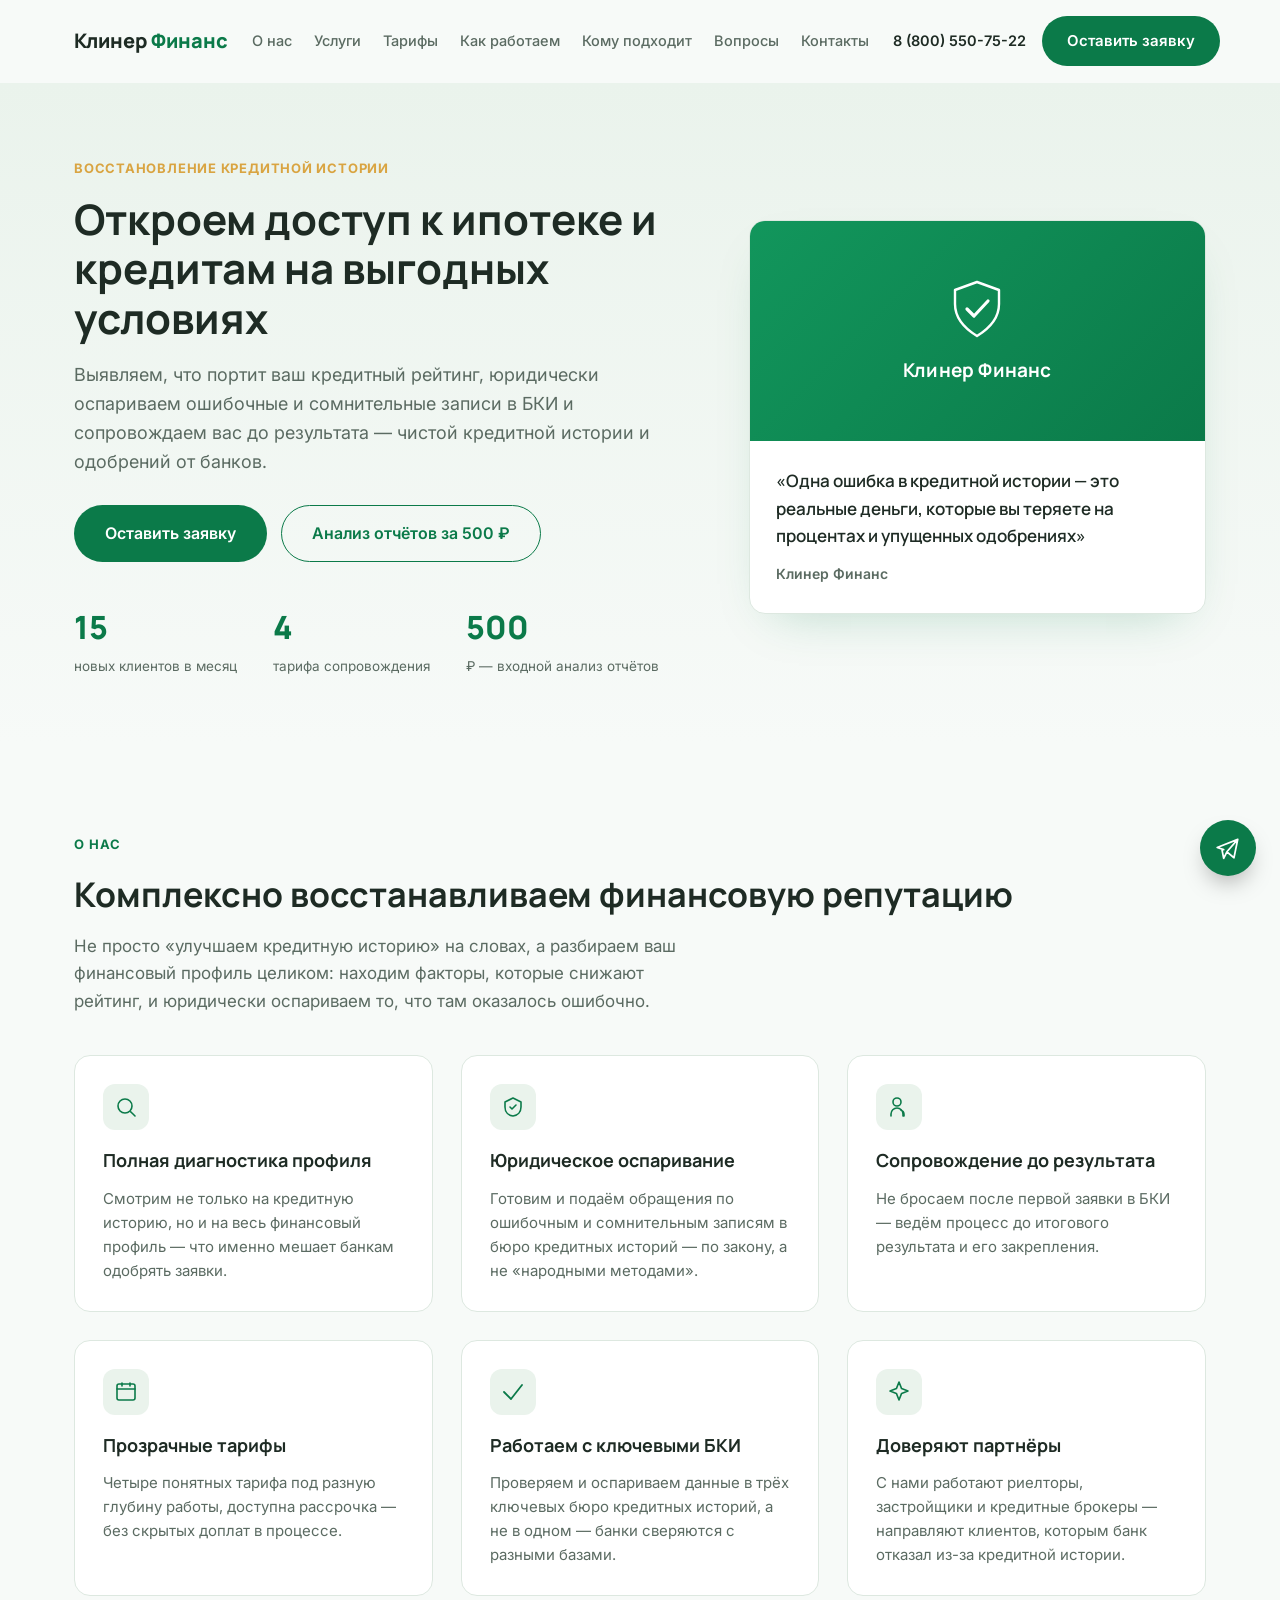
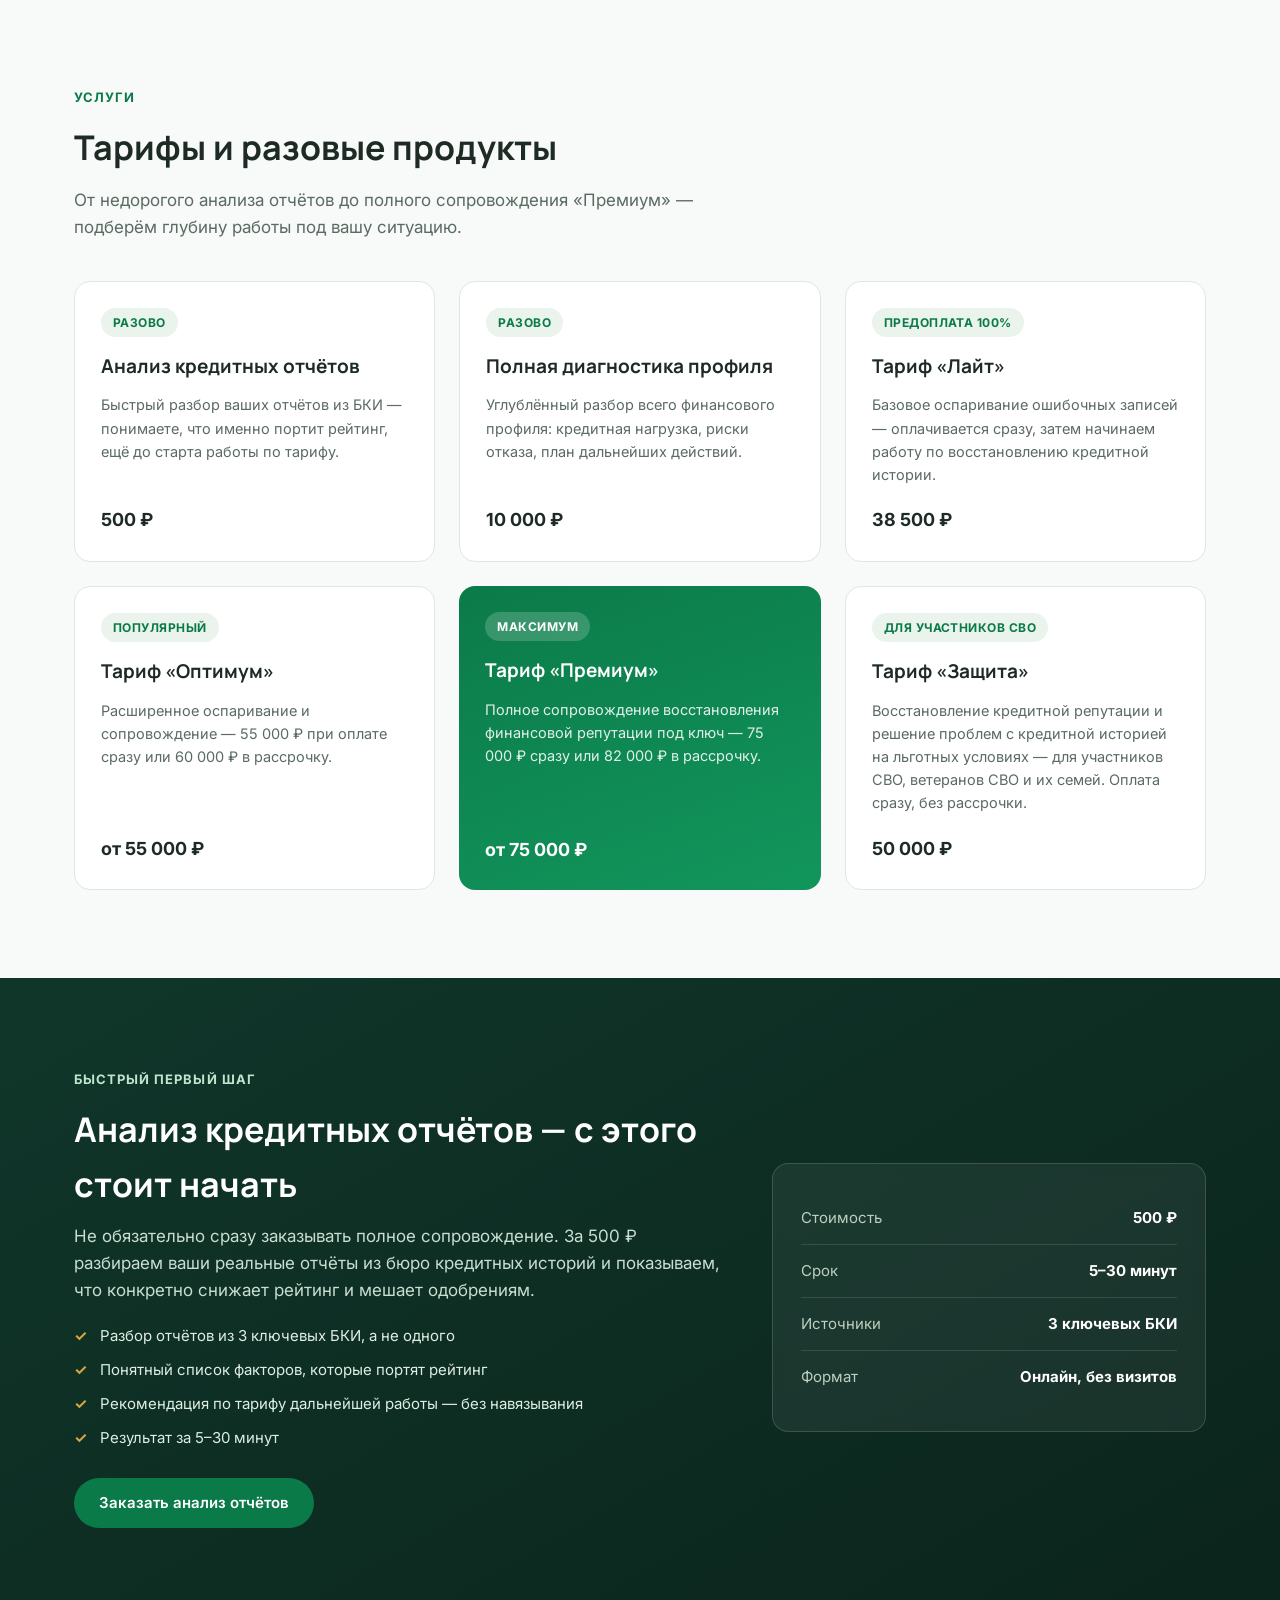
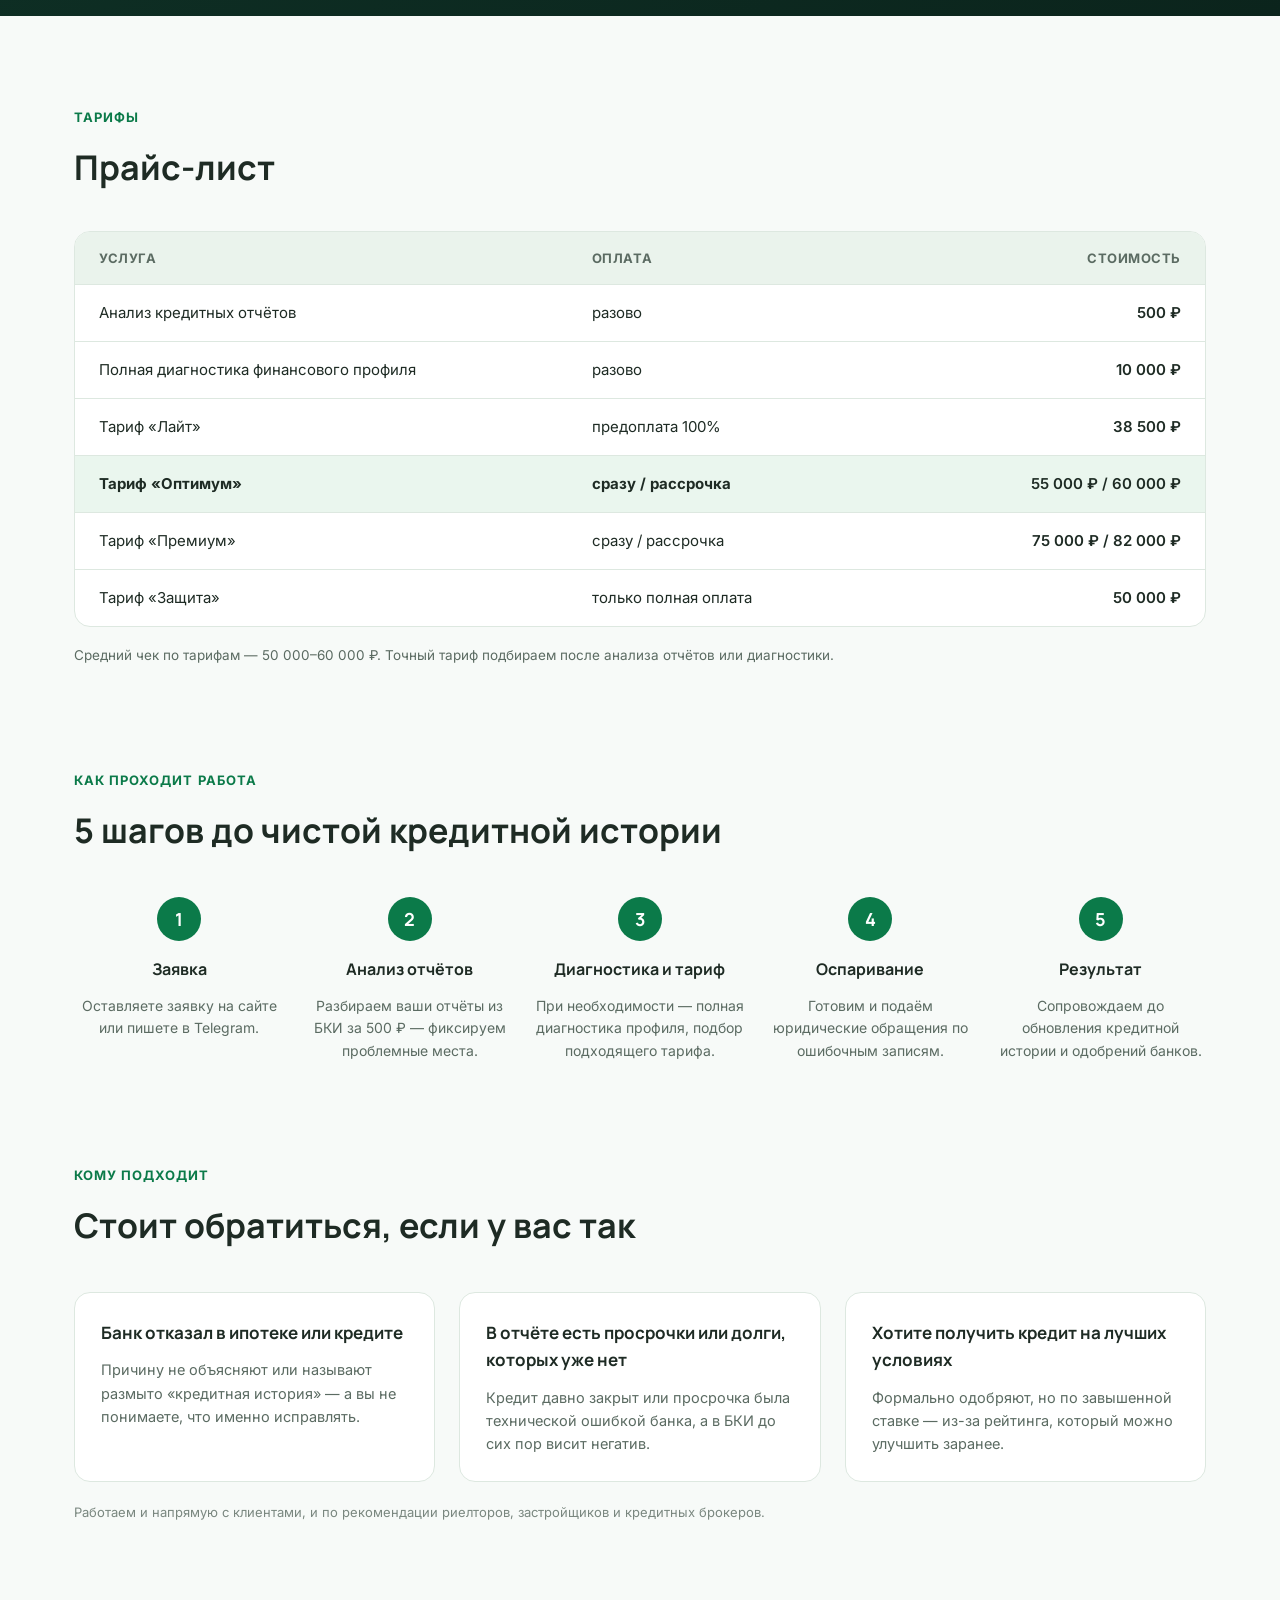
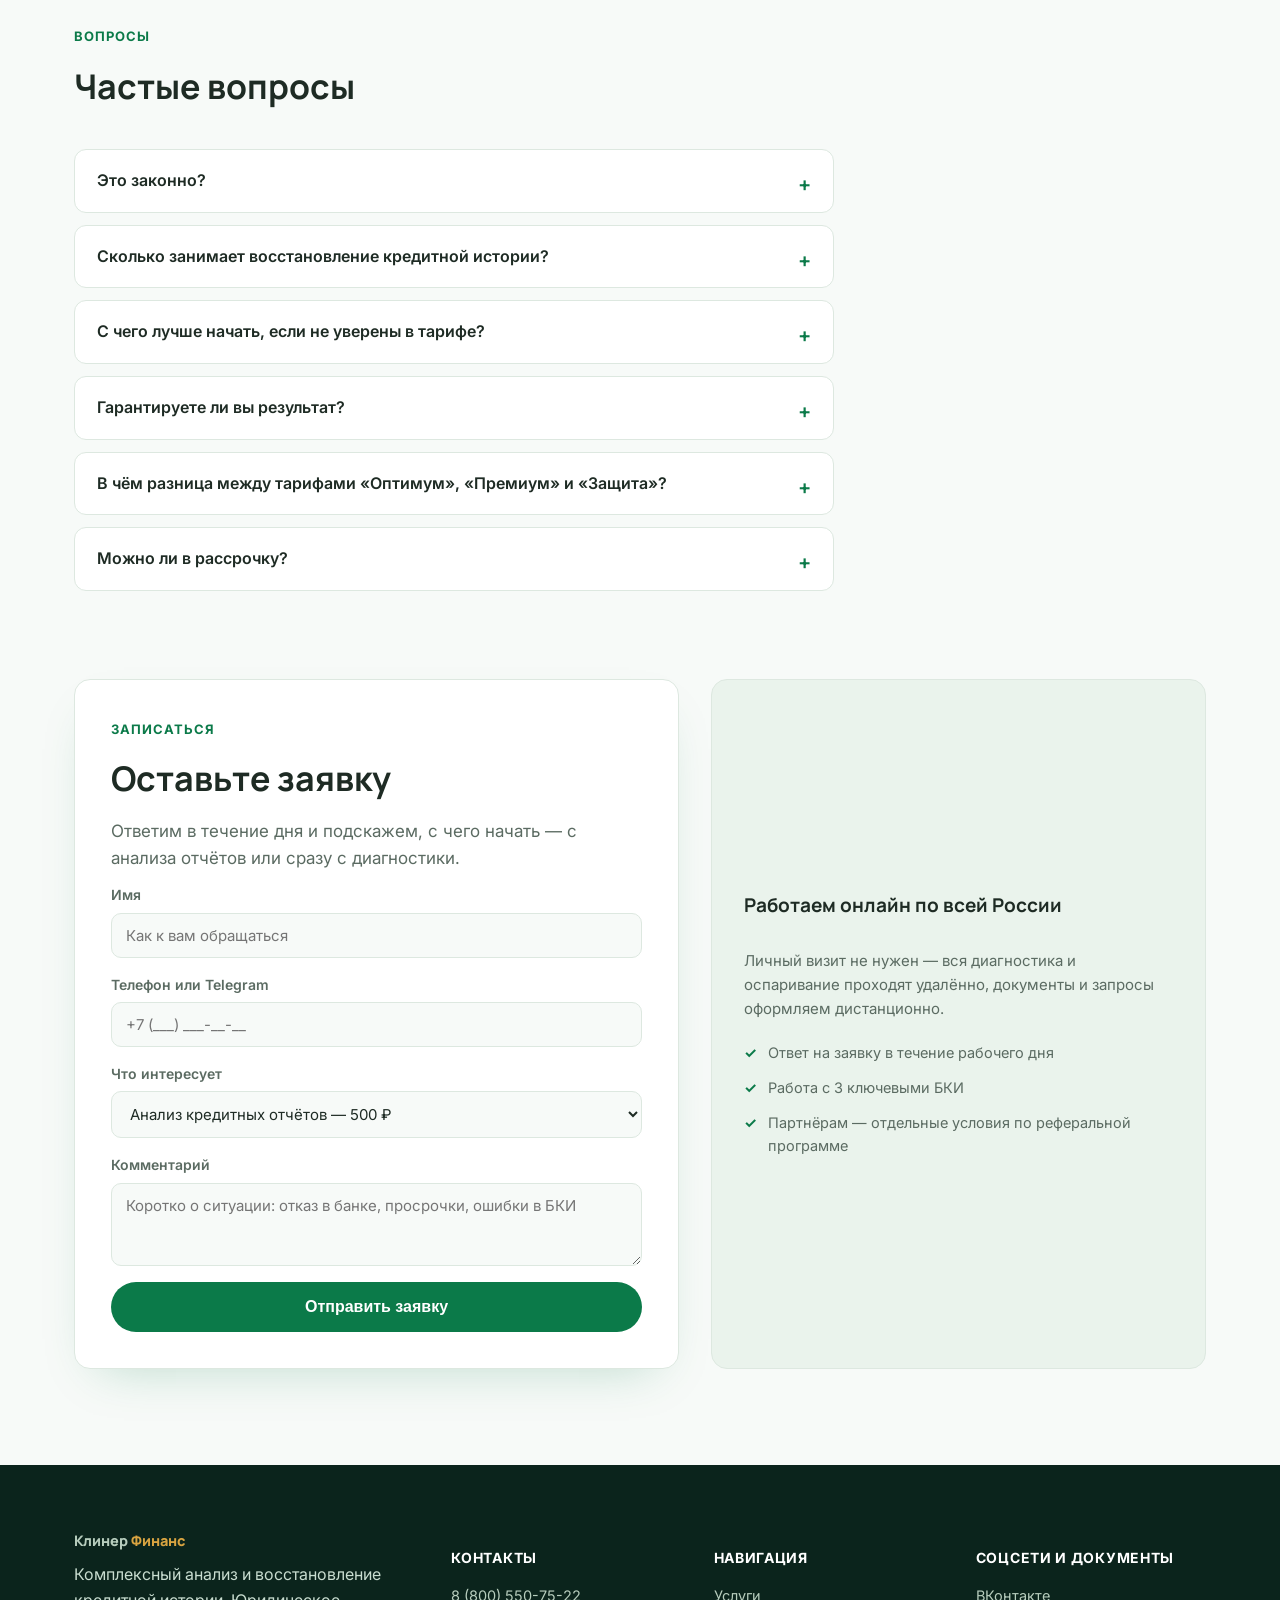
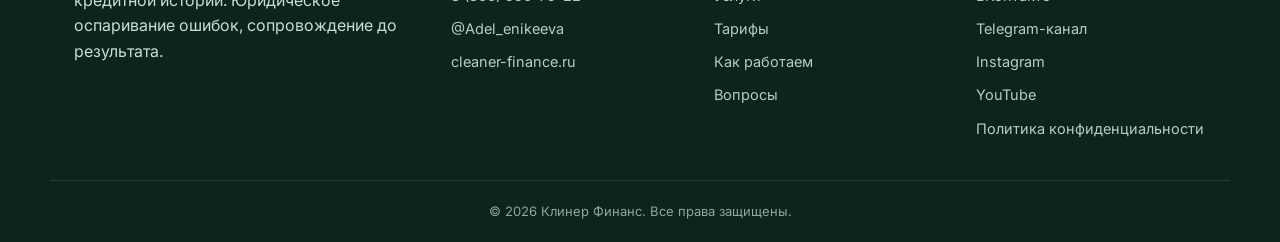
<file: index.html>
<!DOCTYPE html>
<html lang="ru">
<head>
<meta charset="UTF-8">
<meta name="viewport" content="width=device-width, initial-scale=1.0">
<title>Клинер Финанс — восстановление кредитной истории</title>
<meta name="description" content="Комплексный анализ и юридическое оспаривание ошибок в кредитной истории. Открываем доступ к ипотеке и кредитам на выгодных условиях.">
<link rel="preconnect" href="https://fonts.googleapis.com">
<link rel="preconnect" href="https://fonts.gstatic.com" crossorigin>
<link href="https://fonts.googleapis.com/css2?family=Manrope:wght@600;700;800&family=Inter:wght@400;500;600;700;800&display=swap" rel="stylesheet">
<link rel="stylesheet" href="styles.css">
</head>
<body>

<header class="header" id="header">
  <div class="header__inner container">
    <a href="#" class="logo">Клинер <span>Финанс</span></a>
    <nav class="nav" id="nav">
      <a href="#about">О нас</a>
      <a href="#services">Услуги</a>
      <a href="#price">Тарифы</a>
      <a href="#process">Как работаем</a>
      <a href="#reviews">Кому подходит</a>
      <a href="#faq">Вопросы</a>
      <a href="#contacts">Контакты</a>
    </nav>
    <div class="header__actions">
      <a href="tel:+78005507522" class="header__phone">8 (800) 550-75-22</a>
      <a href="#form" class="btn btn--primary">Оставить заявку</a>
      <button class="burger" id="burger" aria-label="Меню"><span></span><span></span><span></span></button>
    </div>
  </div>
</header>

<main>

  <!-- HERO -->
  <section class="hero">
    <div class="container hero__inner">
      <div class="hero__text">
        <span class="eyebrow">Восстановление кредитной истории</span>
        <h1>Откроем доступ к ипотеке и кредитам на выгодных условиях</h1>
        <p class="hero__lead">Выявляем, что портит ваш кредитный рейтинг, юридически оспариваем ошибочные и сомнительные записи в БКИ и сопровождаем вас до результата — чистой кредитной истории и одобрений от банков.</p>
        <div class="hero__cta">
          <a href="#form" class="btn btn--primary btn--lg">Оставить заявку</a>
          <a href="#camp" class="btn btn--ghost btn--lg">Анализ отчётов за 500 ₽</a>
        </div>
        <div class="hero__stats">
          <div class="stat"><span class="stat__num" data-target="15">0</span><span class="stat__label">новых клиентов в месяц</span></div>
          <div class="stat"><span class="stat__num" data-target="4">0</span><span class="stat__label">тарифа сопровождения</span></div>
          <div class="stat"><span class="stat__num" data-target="500">0</span><span class="stat__label">₽ — входной анализ отчётов</span></div>
        </div>
      </div>
      <div class="hero__card">
        <div class="hero__card-photo" aria-hidden="true">
          <svg class="hero__logo-mark" viewBox="0 0 64 64" fill="none" width="64" height="64">
            <path d="M32 5l22 8v14c0 15-9.4 24.3-22 32-12.6-7.7-22-17-22-32V13l22-8z" stroke="#fff" stroke-width="2.4" stroke-linejoin="round"/>
            <path d="M22 32l7 7 14-15" stroke="#fff" stroke-width="3.2" stroke-linecap="round" stroke-linejoin="round"/>
          </svg>
          <span class="hero__logo-word">Клинер Финанс</span>
        </div>
        <div class="hero__card-body">
          <p class="hero__card-quote">«Одна ошибка в кредитной истории — это реальные деньги, которые вы теряете на процентах и упущенных одобрениях»</p>
          <span class="hero__card-name">Клинер Финанс</span>
        </div>
      </div>
    </div>
  </section>

  <!-- ADVANTAGES -->
  <section class="adv-section" id="about">
    <div class="container">
      <span class="section-tag">О нас</span>
      <h2>Комплексно восстанавливаем финансовую репутацию</h2>
      <p class="section-lead">Не просто «улучшаем кредитную историю» на словах, а разбираем ваш финансовый профиль целиком: находим факторы, которые снижают рейтинг, и юридически оспариваем то, что там оказалось ошибочно.</p>
      <div class="adv-grid">
        <div class="adv">
          <div class="adv__icon"><svg viewBox="0 0 24 24" fill="none"><path d="M11 4a7 7 0 100 14 7 7 0 000-14z" stroke="currentColor" stroke-width="1.6"/><path d="M21 21l-4.3-4.3" stroke="currentColor" stroke-width="1.6" stroke-linecap="round"/></svg></div>
          <h3>Полная диагностика профиля</h3>
          <p>Смотрим не только на кредитную историю, но и на весь финансовый профиль — что именно мешает банкам одобрять заявки.</p>
        </div>
        <div class="adv">
          <div class="adv__icon"><svg viewBox="0 0 24 24" fill="none"><path d="M12 3l8 4v5c0 5-3.4 8.4-8 9-4.6-.6-8-4-8-9V7l8-4z" stroke="currentColor" stroke-width="1.6" stroke-linejoin="round"/><path d="M9 12l2 2 4-4" stroke="currentColor" stroke-width="1.6" stroke-linecap="round" stroke-linejoin="round"/></svg></div>
          <h3>Юридическое оспаривание</h3>
          <p>Готовим и подаём обращения по ошибочным и сомнительным записям в бюро кредитных историй — по закону, а не «народными методами».</p>
        </div>
        <div class="adv">
          <div class="adv__icon"><svg viewBox="0 0 24 24" fill="none"><path d="M4 21v-2a6 6 0 0112 0v2M10 11a4 4 0 100-8 4 4 0 000 8zM17 21v-1.5a4.5 4.5 0 00-3-4.24" stroke="currentColor" stroke-width="1.6" stroke-linecap="round"/></svg></div>
          <h3>Сопровождение до результата</h3>
          <p>Не бросаем после первой заявки в БКИ — ведём процесс до итогового результата и его закрепления.</p>
        </div>
        <div class="adv">
          <div class="adv__icon"><svg viewBox="0 0 24 24" fill="none"><rect x="3" y="4" width="18" height="16" rx="2" stroke="currentColor" stroke-width="1.6"/><path d="M3 9h18M8 3v3M16 3v3" stroke="currentColor" stroke-width="1.6" stroke-linecap="round"/></svg></div>
          <h3>Прозрачные тарифы</h3>
          <p>Четыре понятных тарифа под разную глубину работы, доступна рассрочка — без скрытых доплат в процессе.</p>
        </div>
        <div class="adv">
          <div class="adv__icon"><svg viewBox="0 0 24 24" fill="none"><path d="M3 12l7 7L21 5" stroke="currentColor" stroke-width="1.8" stroke-linecap="round" stroke-linejoin="round"/></svg></div>
          <h3>Работаем с ключевыми БКИ</h3>
          <p>Проверяем и оспариваем данные в трёх ключевых бюро кредитных историй, а не в одном — банки сверяются с разными базами.</p>
        </div>
        <div class="adv">
          <div class="adv__icon"><svg viewBox="0 0 24 24" fill="none"><path d="M12 2l2.6 6.6L21 11l-6.4 2.4L12 20l-2.6-6.6L3 11l6.4-2.4L12 2z" stroke="currentColor" stroke-width="1.6" stroke-linejoin="round"/></svg></div>
          <h3>Доверяют партнёры</h3>
          <p>С нами работают риелторы, застройщики и кредитные брокеры — направляют клиентов, которым банк отказал из-за кредитной истории.</p>
        </div>
      </div>
    </div>
  </section>

  <!-- SERVICES -->
  <section class="services" id="services">
    <div class="container">
      <span class="section-tag">Услуги</span>
      <h2>Тарифы и разовые продукты</h2>
      <p class="section-lead">От недорогого анализа отчётов до полного сопровождения «Премиум» — подберём глубину работы под вашу ситуацию.</p>
      <div class="services-grid">
        <div class="service">
          <span class="service__badge">Разово</span>
          <h3>Анализ кредитных отчётов</h3>
          <p>Быстрый разбор ваших отчётов из БКИ — понимаете, что именно портит рейтинг, ещё до старта работы по тарифу.</p>
          <span class="service__price">500 ₽</span>
        </div>
        <div class="service">
          <span class="service__badge">Разово</span>
          <h3>Полная диагностика профиля</h3>
          <p>Углублённый разбор всего финансового профиля: кредитная нагрузка, риски отказа, план дальнейших действий.</p>
          <span class="service__price">10 000 ₽</span>
        </div>
        <div class="service">
          <span class="service__badge">Предоплата 100%</span>
          <h3>Тариф «Лайт»</h3>
          <p>Базовое оспаривание ошибочных записей — оплачивается сразу, затем начинаем работу по восстановлению кредитной истории.</p>
          <span class="service__price">38 500 ₽</span>
        </div>
        <div class="service">
          <span class="service__badge">Популярный</span>
          <h3>Тариф «Оптимум»</h3>
          <p>Расширенное оспаривание и сопровождение — 55 000 ₽ при оплате сразу или 60 000 ₽ в рассрочку.</p>
          <span class="service__price">от 55 000 ₽</span>
        </div>
        <div class="service service--accent">
          <span class="service__badge">Максимум</span>
          <h3>Тариф «Премиум»</h3>
          <p>Полное сопровождение восстановления финансовой репутации под ключ — 75 000 ₽ сразу или 82 000 ₽ в рассрочку.</p>
          <span class="service__price">от 75 000 ₽</span>
        </div>
        <div class="service">
          <span class="service__badge">Для участников СВО</span>
          <h3>Тариф «Защита»</h3>
          <p>Восстановление кредитной репутации и решение проблем с кредитной историей на льготных условиях — для участников СВО, ветеранов СВО и их семей. Оплата сразу, без рассрочки.</p>
          <span class="service__price">50 000 ₽</span>
        </div>
      </div>
    </div>
  </section>

  <!-- ENTRY OFFER -->
  <section class="camp" id="camp">
    <div class="container camp__inner">
      <div class="camp__text">
        <span class="section-tag section-tag--light">Быстрый первый шаг</span>
        <h2>Анализ кредитных отчётов — с этого стоит начать</h2>
        <p class="camp__lead">Не обязательно сразу заказывать полное сопровождение. За 500 ₽ разбираем ваши реальные отчёты из бюро кредитных историй и показываем, что конкретно снижает рейтинг и мешает одобрениям.</p>
        <ul class="camp__list">
          <li>Разбор отчётов из 3 ключевых БКИ, а не одного</li>
          <li>Понятный список факторов, которые портят рейтинг</li>
          <li>Рекомендация по тарифу дальнейшей работы — без навязывания</li>
          <li>Результат за 5–30 минут</li>
        </ul>
        <a href="#form" class="btn btn--primary">Заказать анализ отчётов</a>
      </div>
      <div class="camp__card">
        <div class="camp__card-row"><span>Стоимость</span><strong>500 ₽</strong></div>
        <div class="camp__card-row"><span>Срок</span><strong>5–30 минут</strong></div>
        <div class="camp__card-row"><span>Источники</span><strong>3 ключевых БКИ</strong></div>
        <div class="camp__card-row"><span>Формат</span><strong>Онлайн, без визитов</strong></div>
      </div>
    </div>
  </section>

  <!-- PRICE -->
  <section class="price-section" id="price">
    <div class="container">
      <span class="section-tag">Тарифы</span>
      <h2>Прайс-лист</h2>
      <div class="price-table">
        <div class="price-row price-row--head"><span>Услуга</span><span>Оплата</span><span>Стоимость</span></div>
        <div class="price-row"><span>Анализ кредитных отчётов</span><span>разово</span><span>500 ₽</span></div>
        <div class="price-row"><span>Полная диагностика финансового профиля</span><span>разово</span><span>10 000 ₽</span></div>
        <div class="price-row"><span>Тариф «Лайт»</span><span>предоплата 100%</span><span>38 500 ₽</span></div>
        <div class="price-row price-row--accent"><span>Тариф «Оптимум»</span><span>сразу / рассрочка</span><span>55 000 ₽ / 60 000 ₽</span></div>
        <div class="price-row"><span>Тариф «Премиум»</span><span>сразу / рассрочка</span><span>75 000 ₽ / 82 000 ₽</span></div>
        <div class="price-row"><span>Тариф «Защита»</span><span>только полная оплата</span><span>50 000 ₽</span></div>
      </div>
      <p class="price-note">Средний чек по тарифам — 50 000–60 000 ₽. Точный тариф подбираем после анализа отчётов или диагностики.</p>
    </div>
  </section>

  <!-- PROCESS -->
  <section class="process" id="process">
    <div class="container">
      <span class="section-tag">Как проходит работа</span>
      <h2>5 шагов до чистой кредитной истории</h2>
      <div class="process-grid">
        <div class="step"><span class="step__num">1</span><h3>Заявка</h3><p>Оставляете заявку на сайте или пишете в Telegram.</p></div>
        <div class="step"><span class="step__num">2</span><h3>Анализ отчётов</h3><p>Разбираем ваши отчёты из БКИ за 500 ₽ — фиксируем проблемные места.</p></div>
        <div class="step"><span class="step__num">3</span><h3>Диагностика и тариф</h3><p>При необходимости — полная диагностика профиля, подбор подходящего тарифа.</p></div>
        <div class="step"><span class="step__num">4</span><h3>Оспаривание</h3><p>Готовим и подаём юридические обращения по ошибочным записям.</p></div>
        <div class="step"><span class="step__num">5</span><h3>Результат</h3><p>Сопровождаем до обновления кредитной истории и одобрений банков.</p></div>
      </div>
    </div>
  </section>

  <!-- WHO IT'S FOR -->
  <section class="reviews" id="reviews">
    <div class="container">
      <span class="section-tag">Кому подходит</span>
      <h2>Стоит обратиться, если у вас так</h2>
      <div class="reviews-grid">
        <div class="review">
          <h3>Банк отказал в ипотеке или кредите</h3>
          <p>Причину не объясняют или называют размыто «кредитная история» — а вы не понимаете, что именно исправлять.</p>
        </div>
        <div class="review">
          <h3>В отчёте есть просрочки или долги, которых уже нет</h3>
          <p>Кредит давно закрыт или просрочка была технической ошибкой банка, а в БКИ до сих пор висит негатив.</p>
        </div>
        <div class="review">
          <h3>Хотите получить кредит на лучших условиях</h3>
          <p>Формально одобряют, но по завышенной ставке — из-за рейтинга, который можно улучшить заранее.</p>
        </div>
      </div>
      <p class="reviews__note">Работаем и напрямую с клиентами, и по рекомендации риелторов, застройщиков и кредитных брокеров.</p>
    </div>
  </section>

  <!-- FAQ -->
  <section class="faq" id="faq">
    <div class="container">
      <span class="section-tag">Вопросы</span>
      <h2>Частые вопросы</h2>
      <div class="faq__list">
        <details class="faq__item">
          <summary>Это законно?</summary>
          <p>Да. Мы работаем через официальные механизмы оспаривания записей в БКИ, предусмотренные законом «О кредитных историях» — направляем обоснованные заявления, а не «взламываем» базы.</p>
        </details>
        <details class="faq__item">
          <summary>Сколько занимает восстановление кредитной истории?</summary>
          <p>Зависит от тарифа и количества спорных записей. Анализ отчётов занимает 5–30 минут, полное оспаривание и сопровождение по тарифу — от нескольких недель до пары месяцев.</p>
        </details>
        <details class="faq__item">
          <summary>С чего лучше начать, если не уверены в тарифе?</summary>
          <p>С анализа кредитных отчётов за 500 ₽ или полной диагностики профиля за 10 000 ₽ — после них понятно, какой тариф действительно нужен.</p>
        </details>
        <details class="faq__item">
          <summary>Гарантируете ли вы результат?</summary>
          <p>Мы гарантируем юридически корректную работу по оспариванию и полное сопровождение процесса — итоговое решение по каждой записи принимает БКИ и банк, поэтому конкретные цифры результата обсуждаем индивидуально после диагностики.</p>
        </details>
        <details class="faq__item">
          <summary>В чём разница между тарифами «Оптимум», «Премиум» и «Защита»?</summary>
          <p>«Оптимум» — расширенное оспаривание, «Премиум» — полное сопровождение под ключ, «Защита» — восстановление кредитной истории на льготных условиях для участников СВО, ветеранов СВО и их семей.</p>
        </details>
        <details class="faq__item">
          <summary>Можно ли в рассрочку?</summary>
          <p>Да, рассрочка доступна на тарифах «Оптимум» и «Премиум». Тарифы «Лайт» и «Защита» — только предоплата 100%, без рассрочки.</p>
        </details>
      </div>
    </div>
  </section>

  <!-- FORM -->
  <section class="form-section" id="form">
    <div class="container form-section__inner">
      <div class="form-card">
        <span class="section-tag">Записаться</span>
        <h2>Оставьте заявку</h2>
        <p class="section-lead">Ответим в течение дня и подскажем, с чего начать — с анализа отчётов или сразу с диагностики.</p>
        <form id="leadForm" class="form">
          <input type="text" name="_gotcha" style="display:none" tabindex="-1" autocomplete="off">
          <label>Имя
            <input type="text" name="name" placeholder="Как к вам обращаться" required>
          </label>
          <label>Телефон или Telegram
            <input type="tel" name="phone" placeholder="+7 (___) ___-__-__" required>
          </label>
          <label>Что интересует
            <select name="topic">
              <option>Анализ кредитных отчётов — 500 ₽</option>
              <option>Полная диагностика профиля</option>
              <option>Тариф «Лайт»</option>
              <option>Тариф «Оптимум»</option>
              <option>Тариф «Премиум»</option>
              <option>Тариф «Защита»</option>
              <option>Пока не знаю, нужна консультация</option>
            </select>
          </label>
          <label>Комментарий
            <textarea name="comment" placeholder="Коротко о ситуации: отказ в банке, просрочки, ошибки в БКИ" rows="3"></textarea>
          </label>
          <button type="submit" class="btn btn--primary btn--lg">Отправить заявку</button>
        </form>
      </div>
      <div class="info-card">
        <h3>Работаем онлайн по всей России</h3>
        <p>Личный визит не нужен — вся диагностика и оспаривание проходят удалённо, документы и запросы оформляем дистанционно.</p>
        <ul class="info-card__list">
          <li>Ответ на заявку в течение рабочего дня</li>
          <li>Работа с 3 ключевыми БКИ</li>
          <li>Партнёрам — отдельные условия по реферальной программе</li>
        </ul>
      </div>
    </div>
  </section>

</main>

<footer class="footer" id="contacts">
  <div class="container footer__inner">
    <div class="footer__col">
      <a href="#" class="logo logo--footer">Клинер <span>Финанс</span></a>
      <p>Комплексный анализ и восстановление кредитной истории. Юридическое оспаривание ошибок, сопровождение до результата.</p>
    </div>
    <div class="footer__col">
      <h4>Контакты</h4>
      <a href="tel:+78005507522">8 (800) 550-75-22</a>
      <a href="https://t.me/Adel_enikeeva" target="_blank" rel="noopener">@Adel_enikeeva</a>
      <a href="https://cleaner-finance.ru" target="_blank" rel="noopener">cleaner-finance.ru</a>
    </div>
    <div class="footer__col">
      <h4>Навигация</h4>
      <a href="#services">Услуги</a>
      <a href="#price">Тарифы</a>
      <a href="#process">Как работаем</a>
      <a href="#faq">Вопросы</a>
    </div>
    <div class="footer__col">
      <h4>Соцсети и документы</h4>
      <a href="https://vk.ru/cleaner_finance" target="_blank" rel="noopener">ВКонтакте</a>
      <a href="https://t.me/adel_enikeevaipoteka" target="_blank" rel="noopener">Telegram-канал</a>
      <a href="https://www.instagram.com/adel_enikeeva" target="_blank" rel="noopener">Instagram</a>
      <a href="https://youtube.com/@cleaner_finance" target="_blank" rel="noopener">YouTube</a>
      <a href="privacy.html">Политика конфиденциальности</a>
    </div>
  </div>
  <div class="footer__bottom container">
    <span>&copy; <span id="year"></span> Клинер Финанс. Все права защищены.</span>
  </div>
</footer>

<a href="https://t.me/Adel_enikeeva" target="_blank" rel="noopener" class="fab" aria-label="Написать в Telegram">
  <svg viewBox="0 0 24 24" fill="none"><path d="M21 4L2 11.5l6 2m13-9.5l-3.5 17L11 15.5m10-11.5L11 15.5m0 0l-3 6-1.5-7.5" stroke="currentColor" stroke-width="1.6" stroke-linecap="round" stroke-linejoin="round"/></svg>
</a>

<script src="script.js"></script>
</body>
</html>
</file>
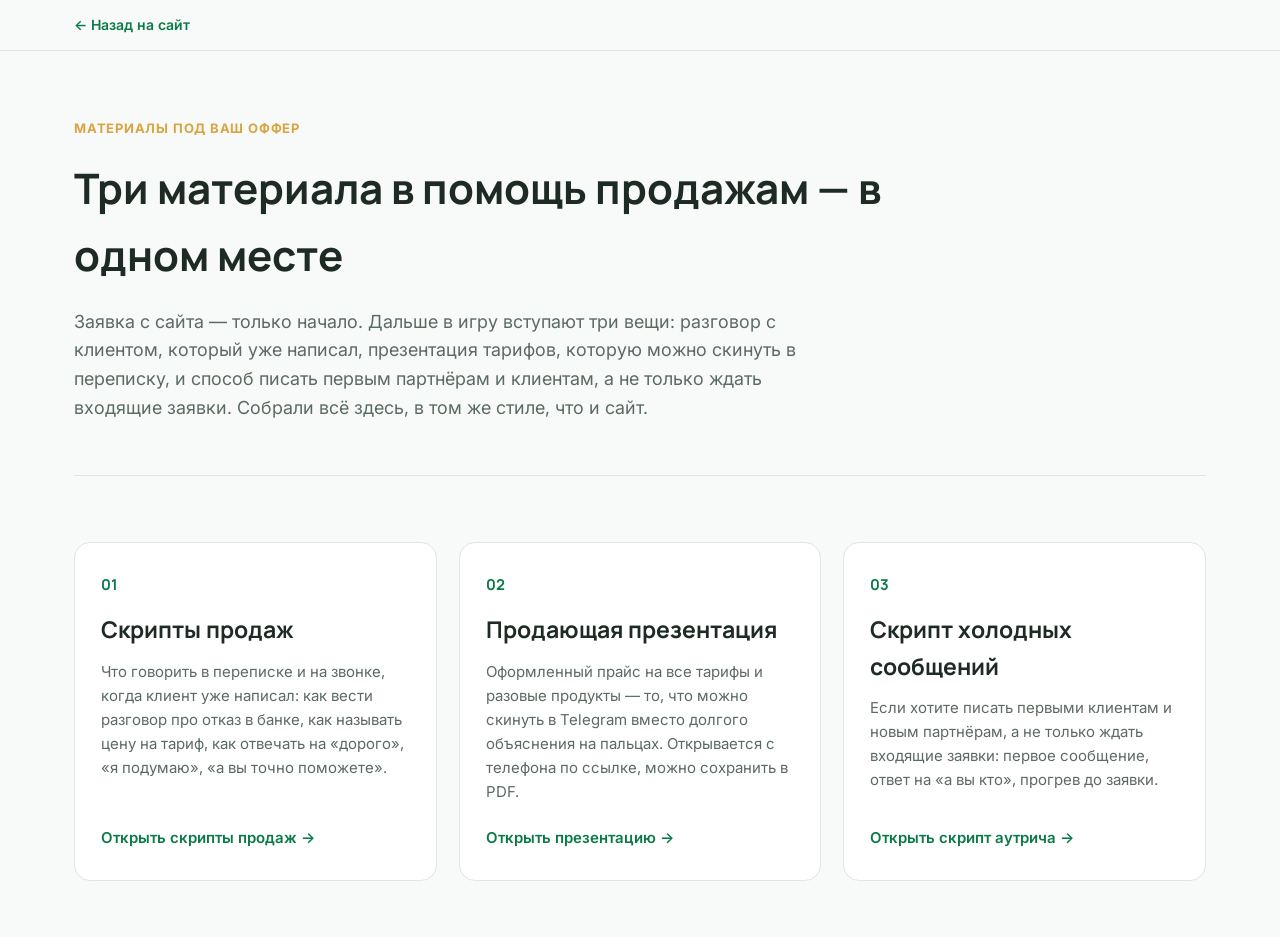
<file: materials.html>
<!DOCTYPE html>
<html lang="ru">
<head>
<meta charset="UTF-8">
<meta name="viewport" content="width=device-width, initial-scale=1.0">
<title>Материалы для продаж — Клинер Финанс</title>
<meta name="description" content="Скрипты продаж, продающая презентация и скрипт холодных сообщений — три материала под ваш оффер, в одном месте.">
<meta name="robots" content="noindex">
<link rel="preconnect" href="https://fonts.googleapis.com">
<link rel="preconnect" href="https://fonts.gstatic.com" crossorigin>
<link href="https://fonts.googleapis.com/css2?family=Manrope:wght@600;700;800&family=Inter:wght@400;500;600;700;800&display=swap" rel="stylesheet">
<link rel="stylesheet" href="styles.css">
<link rel="stylesheet" href="materials.css">
</head>
<body>

<div class="doc-bar">
  <div class="doc-bar__inner">
    <a href="index.html" class="doc-bar__back">← <span>Назад на сайт</span></a>
  </div>
</div>

<div class="container">

  <section class="doc-hero">
    <p class="eyebrow">Материалы под ваш оффер</p>
    <h1>Три материала в помощь продажам — в одном месте</h1>
    <p class="doc-hero__lead">Заявка с сайта — только начало. Дальше в игру вступают три вещи: разговор с клиентом, который уже написал, презентация тарифов, которую можно скинуть в переписку, и способ писать первым партнёрам и клиентам, а не только ждать входящие заявки. Собрали всё здесь, в том же стиле, что и сайт.</p>
  </section>

  <section class="doc-section">
    <div class="hub-grid">

      <div class="hub-card">
        <span class="hub-card__num">01</span>
        <p class="hub-card__title">Скрипты продаж</p>
        <p class="hub-card__lead">Что говорить в переписке и на звонке, когда клиент уже написал: как вести разговор про отказ в банке, как называть цену на тариф, как отвечать на «дорого», «я подумаю», «а вы точно поможете».</p>
        <a href="scripts.html" class="hub-card__link">Открыть скрипты продаж →</a>
      </div>

      <div class="hub-card">
        <span class="hub-card__num">02</span>
        <p class="hub-card__title">Продающая презентация</p>
        <p class="hub-card__lead">Оформленный прайс на все тарифы и разовые продукты — то, что можно скинуть в Telegram вместо долгого объяснения на пальцах. Открывается с телефона по ссылке, можно сохранить в PDF.</p>
        <a href="presentation.html" class="hub-card__link">Открыть презентацию →</a>
      </div>

      <div class="hub-card">
        <span class="hub-card__num">03</span>
        <p class="hub-card__title">Скрипт холодных сообщений</p>
        <p class="hub-card__lead">Если хотите писать первыми клиентам и новым партнёрам, а не только ждать входящие заявки: первое сообщение, ответ на «а вы кто», прогрев до заявки.</p>
        <a href="outreach.html" class="hub-card__link">Открыть скрипт аутрича →</a>
      </div>

    </div>
  </section>

</div>

</body>
</html>
</file>
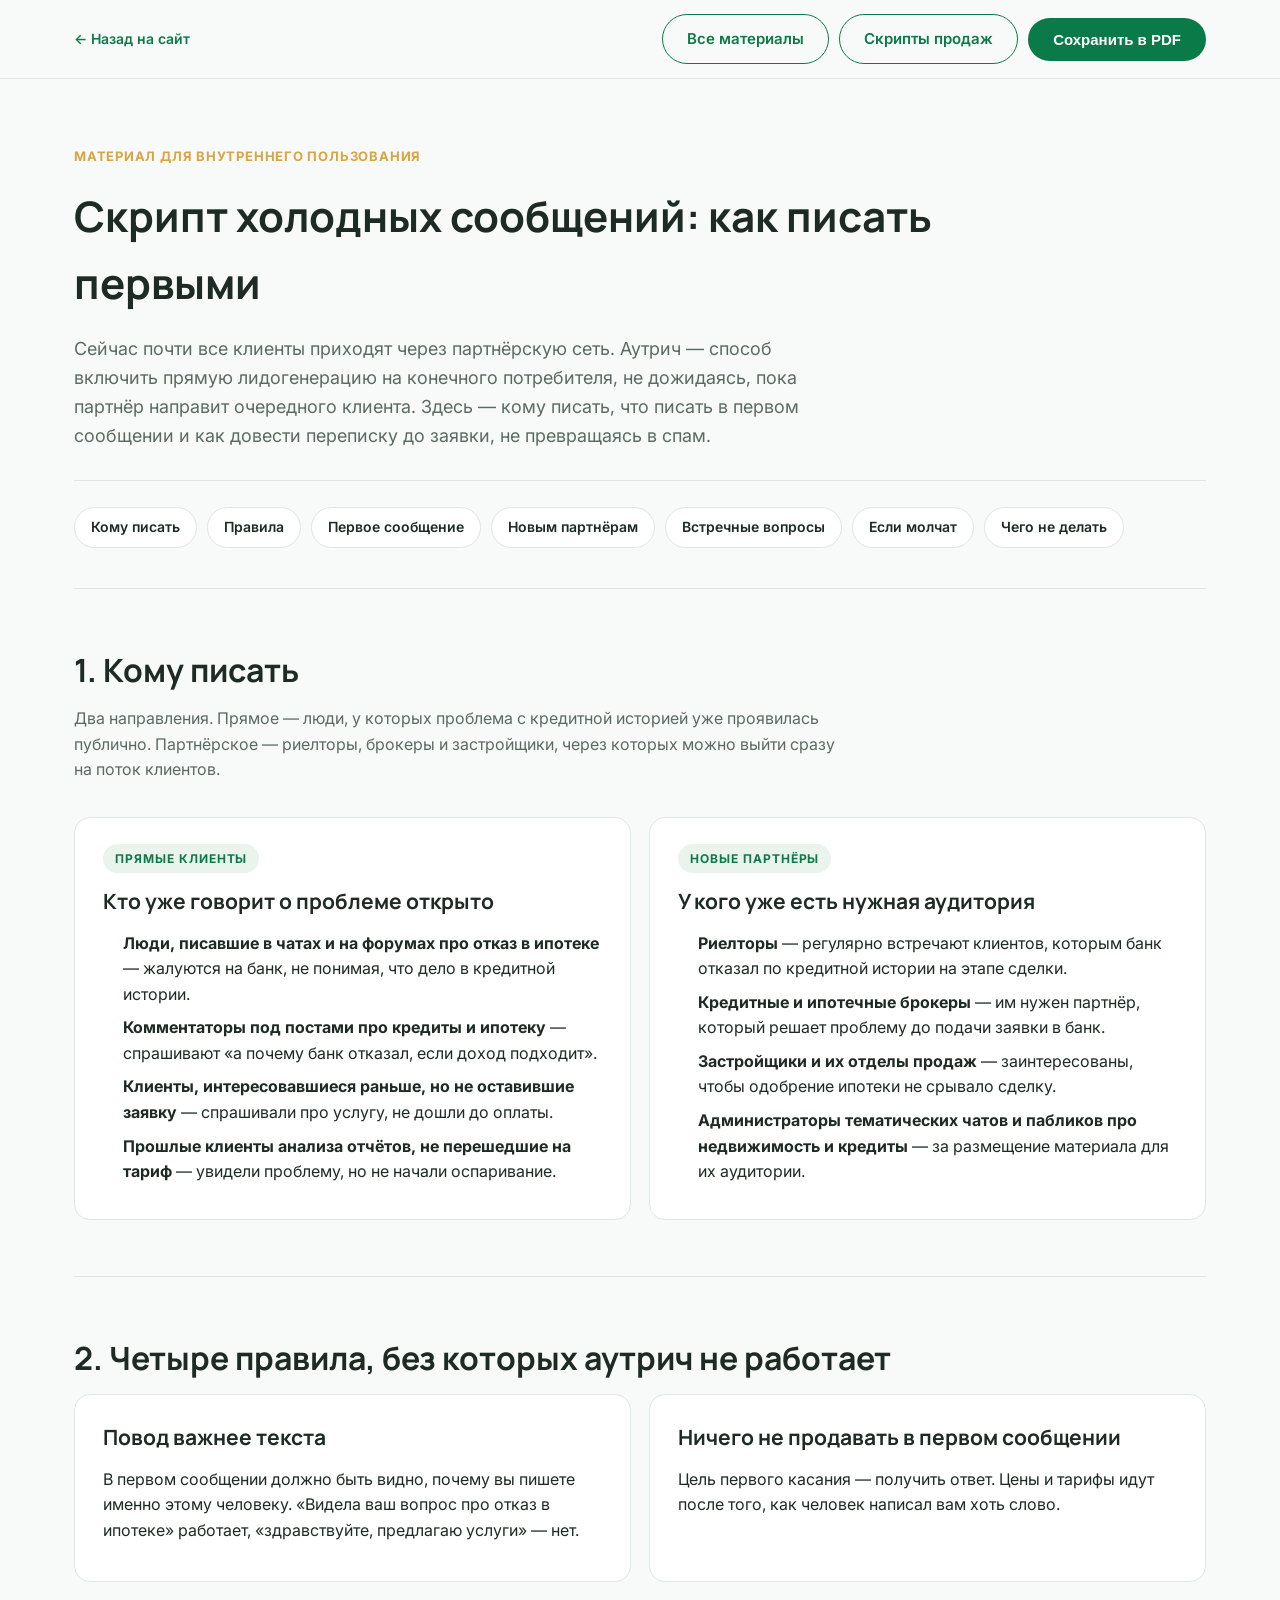
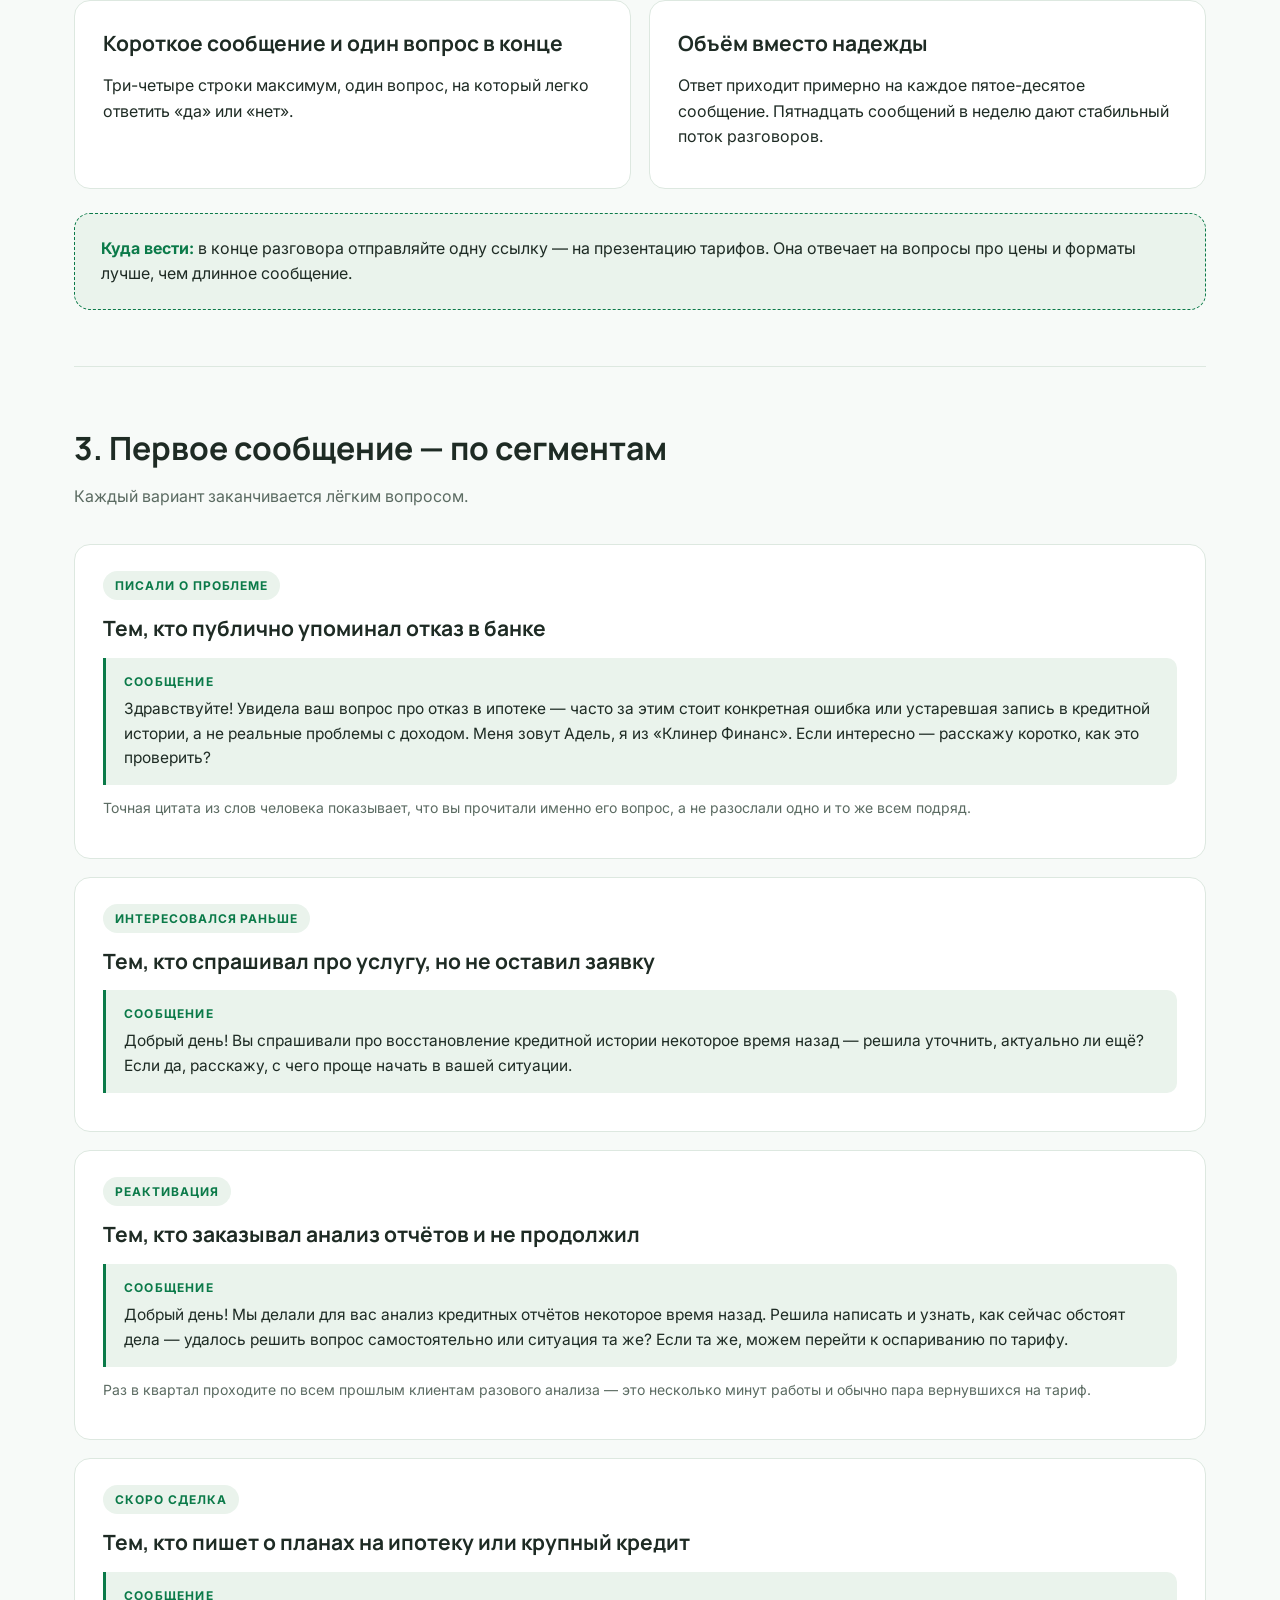
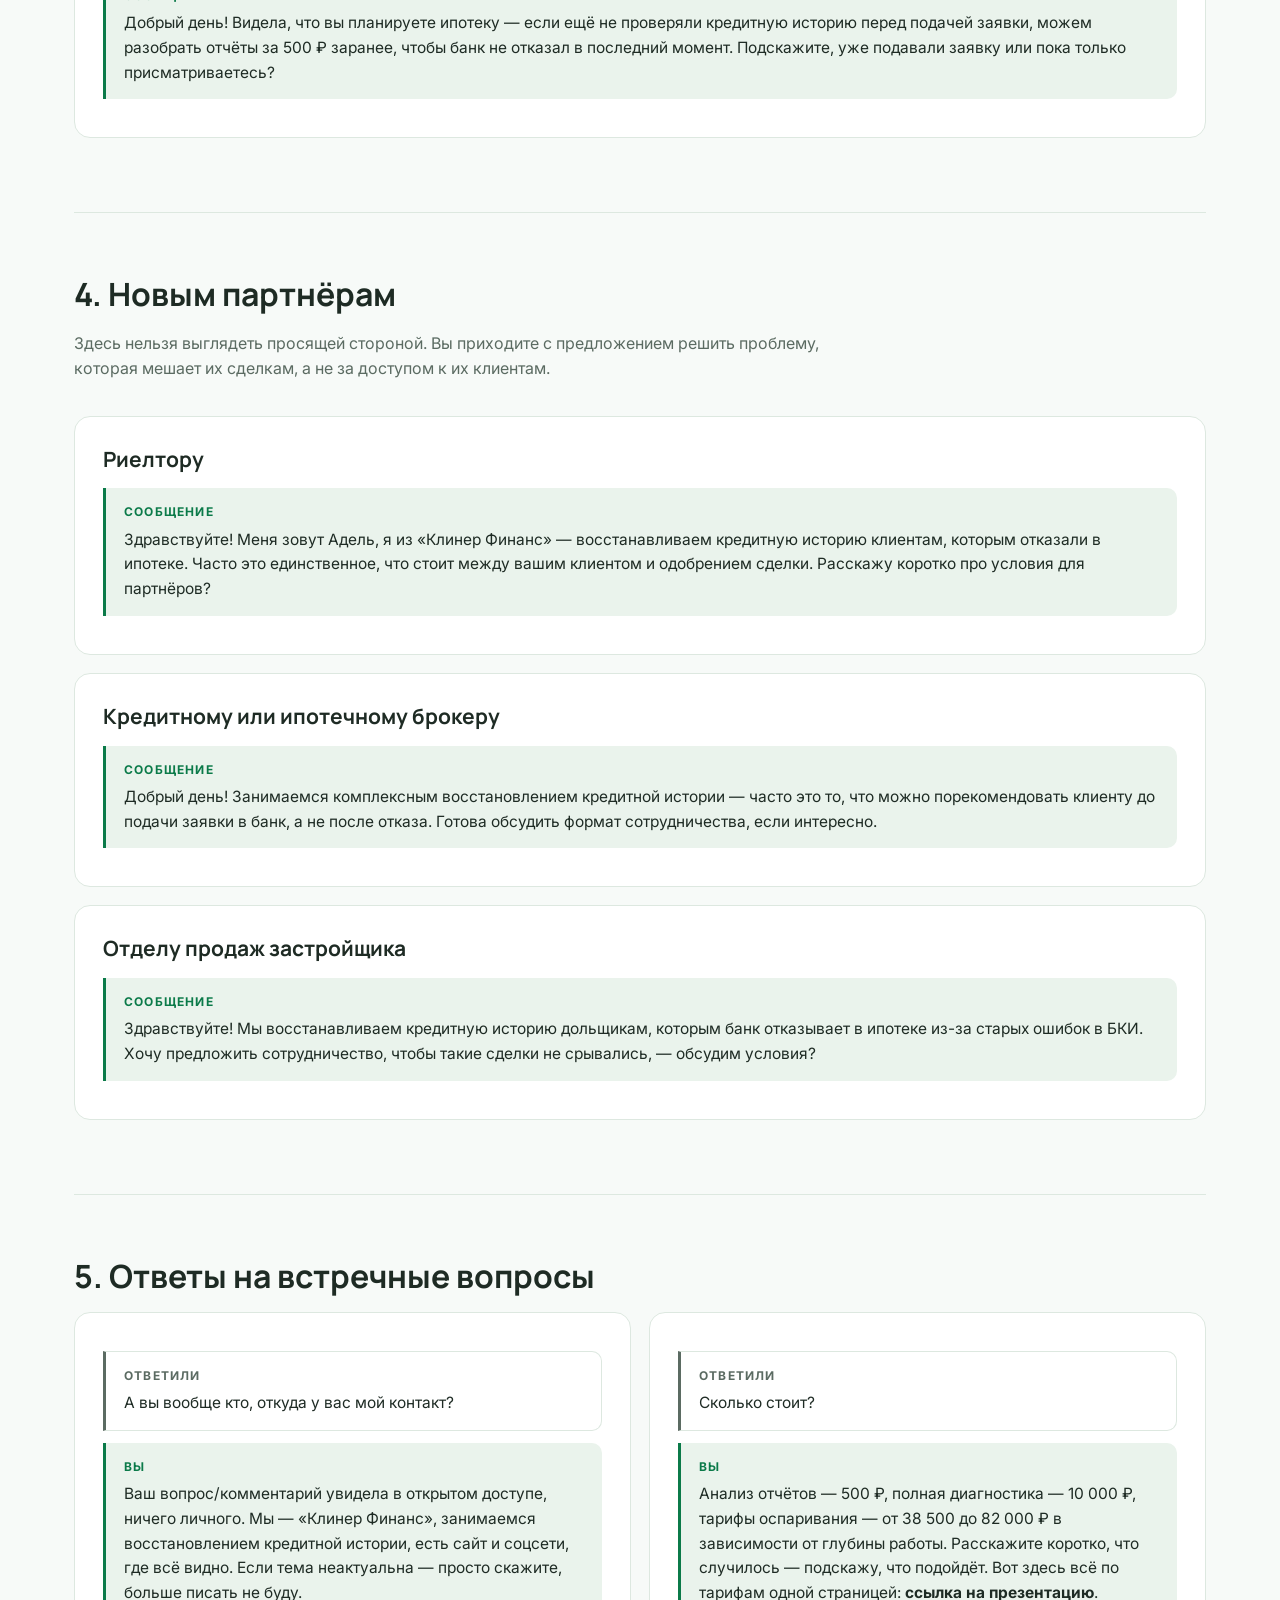
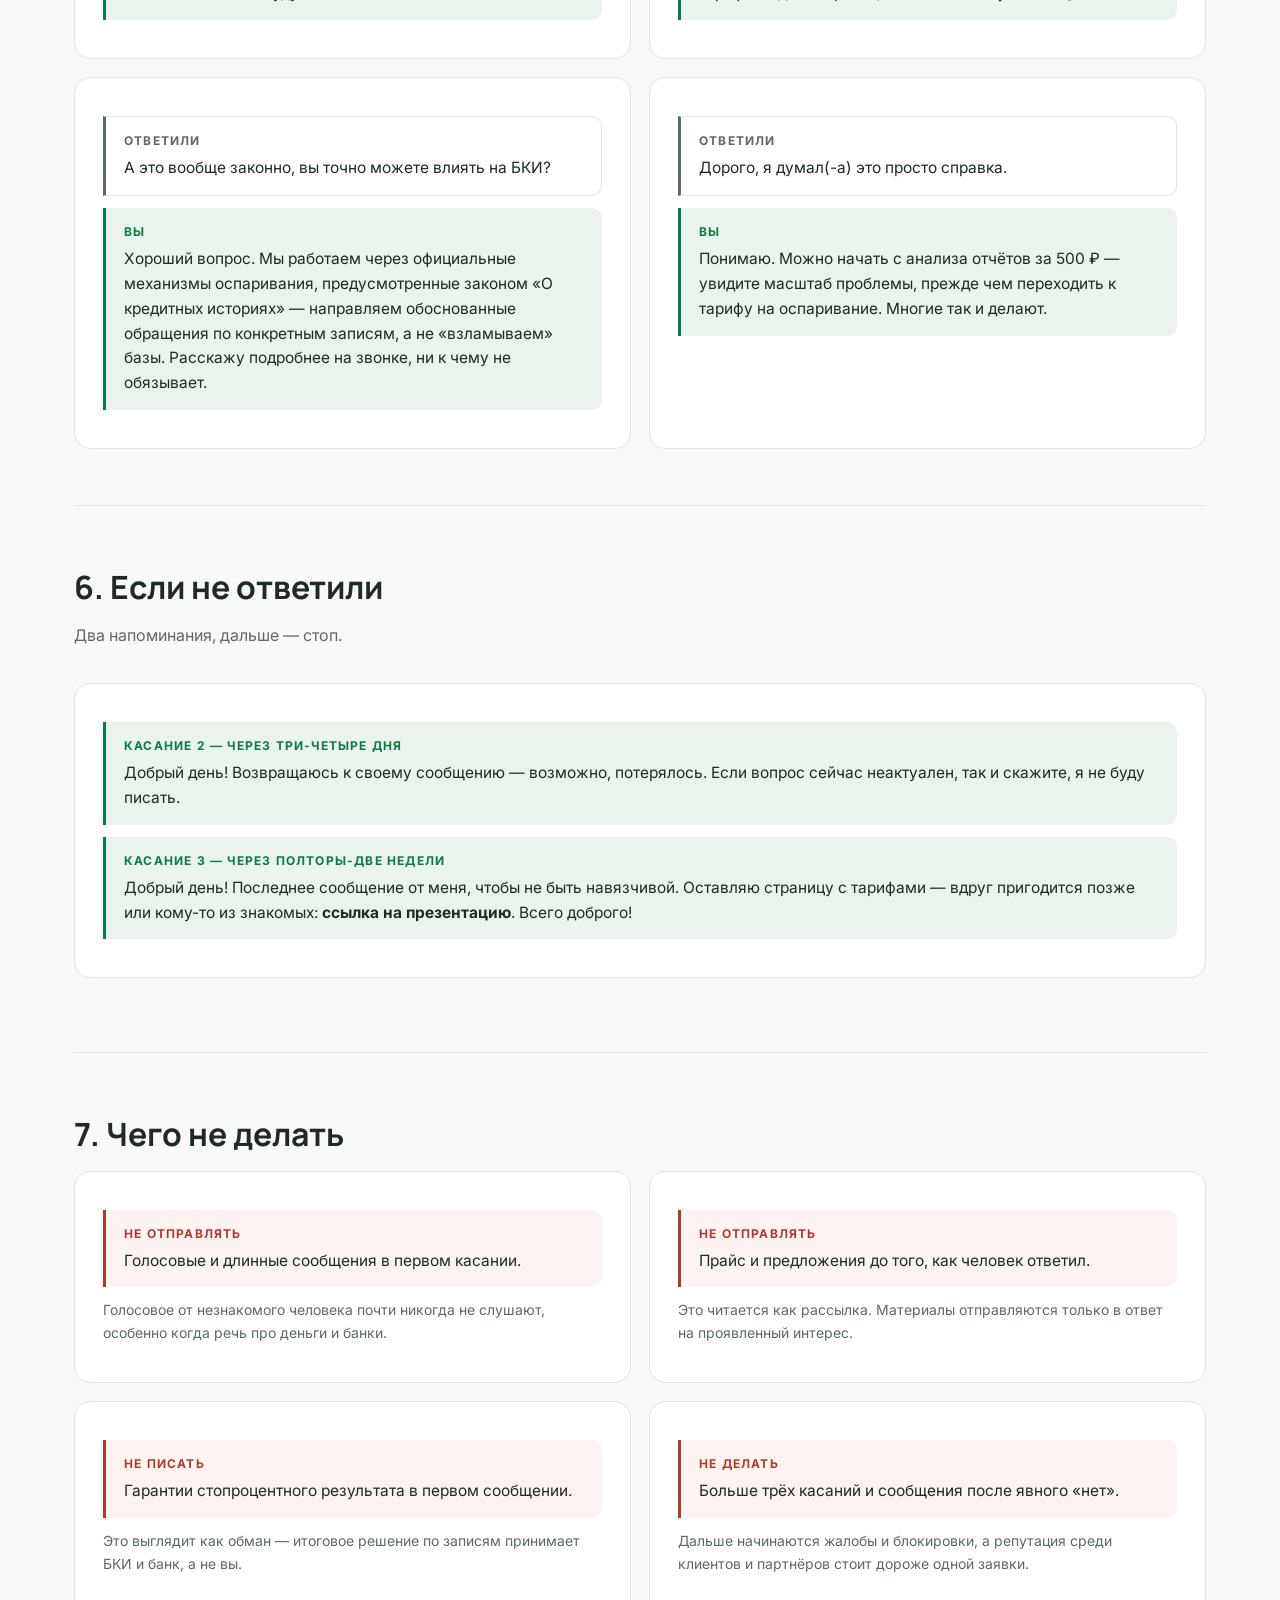
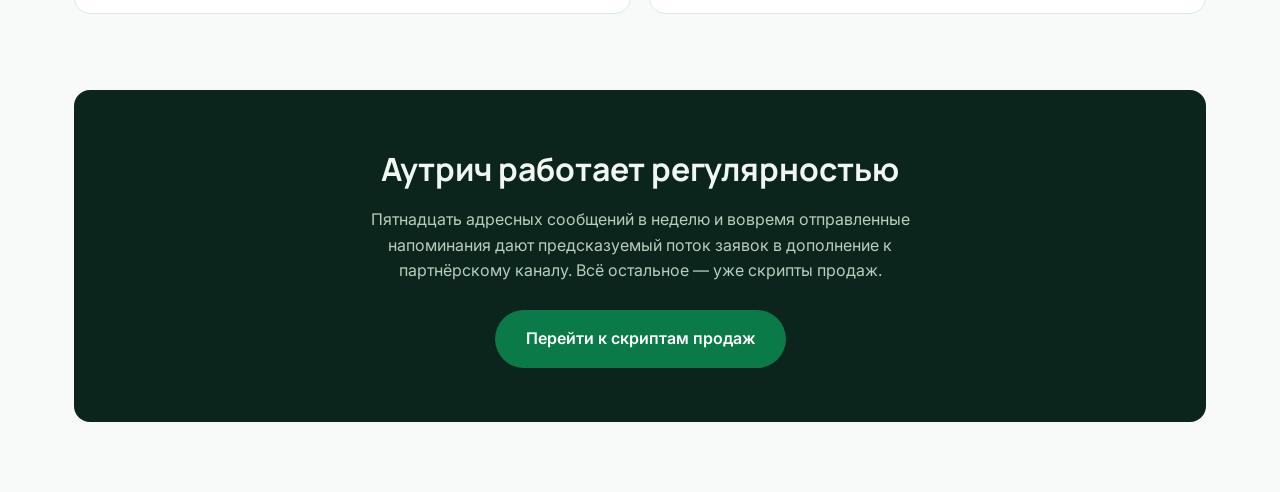
<file: outreach.html>
<!DOCTYPE html>
<html lang="ru">
<head>
<meta charset="UTF-8">
<meta name="viewport" content="width=device-width, initial-scale=1.0">
<title>Скрипт холодных сообщений — Клинер Финанс</title>
<meta name="description" content="Как писать первыми клиентам и партнёрам: сегменты, первое сообщение, ответы на встречные вопросы, цепочка касаний.">
<meta name="robots" content="noindex">
<link rel="preconnect" href="https://fonts.googleapis.com">
<link rel="preconnect" href="https://fonts.gstatic.com" crossorigin>
<link href="https://fonts.googleapis.com/css2?family=Manrope:wght@600;700;800&family=Inter:wght@400;500;600;700;800&display=swap" rel="stylesheet">
<link rel="stylesheet" href="styles.css">
<link rel="stylesheet" href="materials.css">
</head>
<body>

<div class="doc-bar">
  <div class="doc-bar__inner">
    <a href="index.html" class="doc-bar__back">← <span>Назад на сайт</span></a>
    <div class="doc-bar__actions">
      <a href="materials.html" class="btn btn--ghost">Все материалы</a>
      <a href="scripts.html" class="btn btn--ghost">Скрипты продаж</a>
      <button class="btn btn--primary" onclick="window.print()">Сохранить в PDF</button>
    </div>
  </div>
</div>

<div class="container">

  <section class="doc-hero">
    <p class="eyebrow">Материал для внутреннего пользования</p>
    <h1>Скрипт холодных сообщений: как писать первыми</h1>
    <p class="doc-hero__lead">Сейчас почти все клиенты приходят через партнёрскую сеть. Аутрич — способ включить прямую лидогенерацию на конечного потребителя, не дожидаясь, пока партнёр направит очередного клиента. Здесь — кому писать, что писать в первом сообщении и как довести переписку до заявки, не превращаясь в спам.</p>
    <nav class="toc">
      <a href="#who">Кому писать</a>
      <a href="#rules">Правила</a>
      <a href="#first">Первое сообщение</a>
      <a href="#partners">Новым партнёрам</a>
      <a href="#answers">Встречные вопросы</a>
      <a href="#followup">Если молчат</a>
      <a href="#stop">Чего не делать</a>
    </nav>
  </section>

  <section class="doc-section" id="who">
    <h2>1. Кому писать</h2>
    <p class="doc-section__lead">Два направления. Прямое — люди, у которых проблема с кредитной историей уже проявилась публично. Партнёрское — риелторы, брокеры и застройщики, через которых можно выйти сразу на поток клиентов.</p>

    <div class="grid-2">
      <div class="card">
        <span class="tag">Прямые клиенты</span>
        <p class="card__title">Кто уже говорит о проблеме открыто</p>
        <ul class="ul">
          <li><b>Люди, писавшие в чатах и на форумах про отказ в ипотеке</b> — жалуются на банк, не понимая, что дело в кредитной истории.</li>
          <li><b>Комментаторы под постами про кредиты и ипотеку</b> — спрашивают «а почему банк отказал, если доход подходит».</li>
          <li><b>Клиенты, интересовавшиеся раньше, но не оставившие заявку</b> — спрашивали про услугу, не дошли до оплаты.</li>
          <li><b>Прошлые клиенты анализа отчётов, не перешедшие на тариф</b> — увидели проблему, но не начали оспаривание.</li>
        </ul>
      </div>
      <div class="card">
        <span class="tag">Новые партнёры</span>
        <p class="card__title">У кого уже есть нужная аудитория</p>
        <ul class="ul">
          <li><b>Риелторы</b> — регулярно встречают клиентов, которым банк отказал по кредитной истории на этапе сделки.</li>
          <li><b>Кредитные и ипотечные брокеры</b> — им нужен партнёр, который решает проблему до подачи заявки в банк.</li>
          <li><b>Застройщики и их отделы продаж</b> — заинтересованы, чтобы одобрение ипотеки не срывало сделку.</li>
          <li><b>Администраторы тематических чатов и пабликов про недвижимость и кредиты</b> — за размещение материала для их аудитории.</li>
        </ul>
      </div>
    </div>
  </section>

  <section class="doc-section" id="rules">
    <h2>2. Четыре правила, без которых аутрич не работает</h2>
    <div class="grid-2">
      <div class="card">
        <p class="card__title">Повод важнее текста</p>
        <p>В первом сообщении должно быть видно, почему вы пишете именно этому человеку. «Видела ваш вопрос про отказ в ипотеке» работает, «здравствуйте, предлагаю услуги» — нет.</p>
      </div>
      <div class="card">
        <p class="card__title">Ничего не продавать в первом сообщении</p>
        <p>Цель первого касания — получить ответ. Цены и тарифы идут после того, как человек написал вам хоть слово.</p>
      </div>
      <div class="card">
        <p class="card__title">Короткое сообщение и один вопрос в конце</p>
        <p>Три-четыре строки максимум, один вопрос, на который легко ответить «да» или «нет».</p>
      </div>
      <div class="card">
        <p class="card__title">Объём вместо надежды</p>
        <p>Ответ приходит примерно на каждое пятое-десятое сообщение. Пятнадцать сообщений в неделю дают стабильный поток разговоров.</p>
      </div>
    </div>
    <div class="tip">
      <strong>Куда вести:</strong> в конце разговора отправляйте одну ссылку — на презентацию тарифов. Она отвечает на вопросы про цены и форматы лучше, чем длинное сообщение.
    </div>
  </section>

  <section class="doc-section" id="first">
    <h2>3. Первое сообщение — по сегментам</h2>
    <p class="doc-section__lead">Каждый вариант заканчивается лёгким вопросом.</p>

    <div class="card">
      <span class="tag">Писали о проблеме</span>
      <p class="card__title">Тем, кто публично упоминал отказ в банке</p>
      <div class="say">
        <span class="say__who">Сообщение</span>
        Здравствуйте! Увидела ваш вопрос про отказ в ипотеке — часто за этим стоит конкретная ошибка или устаревшая запись в кредитной истории, а не реальные проблемы с доходом. Меня зовут Адель, я из «Клинер Финанс». Если интересно — расскажу коротко, как это проверить?
      </div>
      <p class="card__note">Точная цитата из слов человека показывает, что вы прочитали именно его вопрос, а не разослали одно и то же всем подряд.</p>
    </div>

    <div class="card">
      <span class="tag">Интересовался раньше</span>
      <p class="card__title">Тем, кто спрашивал про услугу, но не оставил заявку</p>
      <div class="say">
        <span class="say__who">Сообщение</span>
        Добрый день! Вы спрашивали про восстановление кредитной истории некоторое время назад — решила уточнить, актуально ли ещё? Если да, расскажу, с чего проще начать в вашей ситуации.
      </div>
    </div>

    <div class="card">
      <span class="tag">Реактивация</span>
      <p class="card__title">Тем, кто заказывал анализ отчётов и не продолжил</p>
      <div class="say">
        <span class="say__who">Сообщение</span>
        Добрый день! Мы делали для вас анализ кредитных отчётов некоторое время назад. Решила написать и узнать, как сейчас обстоят дела — удалось решить вопрос самостоятельно или ситуация та же? Если та же, можем перейти к оспариванию по тарифу.
      </div>
      <p class="card__note">Раз в квартал проходите по всем прошлым клиентам разового анализа — это несколько минут работы и обычно пара вернувшихся на тариф.</p>
    </div>

    <div class="card">
      <span class="tag">Скоро сделка</span>
      <p class="card__title">Тем, кто пишет о планах на ипотеку или крупный кредит</p>
      <div class="say">
        <span class="say__who">Сообщение</span>
        Добрый день! Видела, что вы планируете ипотеку — если ещё не проверяли кредитную историю перед подачей заявки, можем разобрать отчёты за 500 ₽ заранее, чтобы банк не отказал в последний момент. Подскажите, уже подавали заявку или пока только присматриваетесь?
      </div>
    </div>
  </section>

  <section class="doc-section" id="partners">
    <h2>4. Новым партнёрам</h2>
    <p class="doc-section__lead">Здесь нельзя выглядеть просящей стороной. Вы приходите с предложением решить проблему, которая мешает их сделкам, а не за доступом к их клиентам.</p>

    <div class="card">
      <p class="card__title">Риелтору</p>
      <div class="say">
        <span class="say__who">Сообщение</span>
        Здравствуйте! Меня зовут Адель, я из «Клинер Финанс» — восстанавливаем кредитную историю клиентам, которым отказали в ипотеке. Часто это единственное, что стоит между вашим клиентом и одобрением сделки. Расскажу коротко про условия для партнёров?
      </div>
    </div>

    <div class="card">
      <p class="card__title">Кредитному или ипотечному брокеру</p>
      <div class="say">
        <span class="say__who">Сообщение</span>
        Добрый день! Занимаемся комплексным восстановлением кредитной истории — часто это то, что можно порекомендовать клиенту до подачи заявки в банк, а не после отказа. Готова обсудить формат сотрудничества, если интересно.
      </div>
    </div>

    <div class="card">
      <p class="card__title">Отделу продаж застройщика</p>
      <div class="say">
        <span class="say__who">Сообщение</span>
        Здравствуйте! Мы восстанавливаем кредитную историю дольщикам, которым банк отказывает в ипотеке из-за старых ошибок в БКИ. Хочу предложить сотрудничество, чтобы такие сделки не срывались, — обсудим условия?
      </div>
    </div>
  </section>

  <section class="doc-section" id="answers">
    <h2>5. Ответы на встречные вопросы</h2>

    <div class="grid-2">
      <div class="card">
        <div class="say say--client"><span class="say__who">Ответили</span>А вы вообще кто, откуда у вас мой контакт?</div>
        <div class="say">
          <span class="say__who">Вы</span>
          Ваш вопрос/комментарий увидела в открытом доступе, ничего личного. Мы — «Клинер Финанс», занимаемся восстановлением кредитной истории, есть сайт и соцсети, где всё видно. Если тема неактуальна — просто скажите, больше писать не буду.
        </div>
      </div>
      <div class="card">
        <div class="say say--client"><span class="say__who">Ответили</span>Сколько стоит?</div>
        <div class="say">
          <span class="say__who">Вы</span>
          Анализ отчётов — 500 ₽, полная диагностика — 10 000 ₽, тарифы оспаривания — от 38 500 до 82 000 ₽ в зависимости от глубины работы. Расскажите коротко, что случилось — подскажу, что подойдёт. Вот здесь всё по тарифам одной страницей: <b>ссылка на презентацию</b>.
        </div>
      </div>
      <div class="card">
        <div class="say say--client"><span class="say__who">Ответили</span>А это вообще законно, вы точно можете влиять на БКИ?</div>
        <div class="say">
          <span class="say__who">Вы</span>
          Хороший вопрос. Мы работаем через официальные механизмы оспаривания, предусмотренные законом «О кредитных историях» — направляем обоснованные обращения по конкретным записям, а не «взламываем» базы. Расскажу подробнее на звонке, ни к чему не обязывает.
        </div>
      </div>
      <div class="card">
        <div class="say say--client"><span class="say__who">Ответили</span>Дорого, я думал(-а) это просто справка.</div>
        <div class="say">
          <span class="say__who">Вы</span>
          Понимаю. Можно начать с анализа отчётов за 500 ₽ — увидите масштаб проблемы, прежде чем переходить к тарифу на оспаривание. Многие так и делают.
        </div>
      </div>
    </div>
  </section>

  <section class="doc-section" id="followup">
    <h2>6. Если не ответили</h2>
    <p class="doc-section__lead">Два напоминания, дальше — стоп.</p>

    <div class="card">
      <div class="say">
        <span class="say__who">Касание 2 — через три-четыре дня</span>
        Добрый день! Возвращаюсь к своему сообщению — возможно, потерялось. Если вопрос сейчас неактуален, так и скажите, я не буду писать.
      </div>
      <div class="say">
        <span class="say__who">Касание 3 — через полторы-две недели</span>
        Добрый день! Последнее сообщение от меня, чтобы не быть навязчивой. Оставляю страницу с тарифами — вдруг пригодится позже или кому-то из знакомых: <b>ссылка на презентацию</b>. Всего доброго!
      </div>
    </div>
  </section>

  <section class="doc-section" id="stop">
    <h2>7. Чего не делать</h2>
    <div class="grid-2">
      <div class="card">
        <div class="say say--stop"><span class="say__who">Не отправлять</span>Голосовые и длинные сообщения в первом касании.</div>
        <p class="card__note">Голосовое от незнакомого человека почти никогда не слушают, особенно когда речь про деньги и банки.</p>
      </div>
      <div class="card">
        <div class="say say--stop"><span class="say__who">Не отправлять</span>Прайс и предложения до того, как человек ответил.</div>
        <p class="card__note">Это читается как рассылка. Материалы отправляются только в ответ на проявленный интерес.</p>
      </div>
      <div class="card">
        <div class="say say--stop"><span class="say__who">Не писать</span>Гарантии стопроцентного результата в первом сообщении.</div>
        <p class="card__note">Это выглядит как обман — итоговое решение по записям принимает БКИ и банк, а не вы.</p>
      </div>
      <div class="card">
        <div class="say say--stop"><span class="say__who">Не делать</span>Больше трёх касаний и сообщения после явного «нет».</div>
        <p class="card__note">Дальше начинаются жалобы и блокировки, а репутация среди клиентов и партнёров стоит дороже одной заявки.</p>
      </div>
    </div>
  </section>

  <div class="cta-final">
    <h2>Аутрич работает регулярностью</h2>
    <p>Пятнадцать адресных сообщений в неделю и вовремя отправленные напоминания дают предсказуемый поток заявок в дополнение к партнёрскому каналу. Всё остальное — уже скрипты продаж.</p>
    <a href="scripts.html" class="btn btn--primary btn--lg">Перейти к скриптам продаж</a>
  </div>

</div>

</body>
</html>
</file>
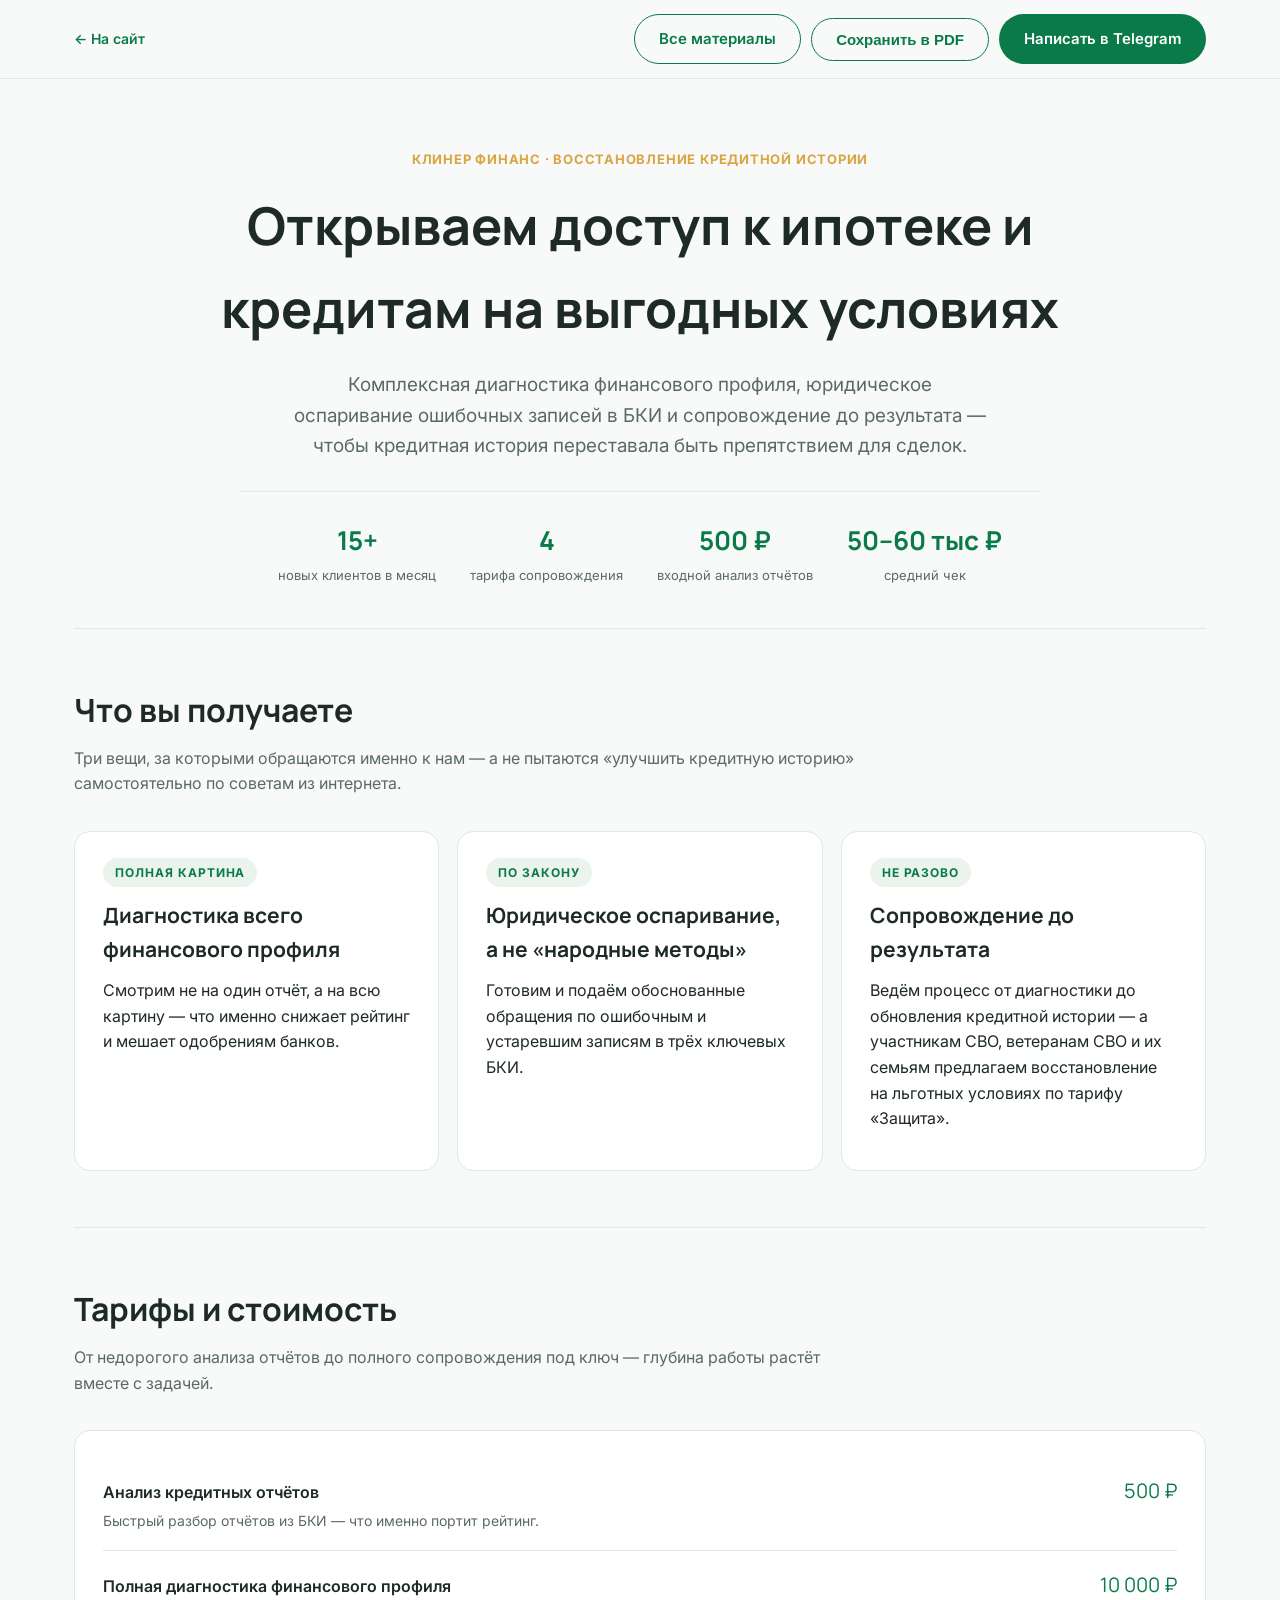
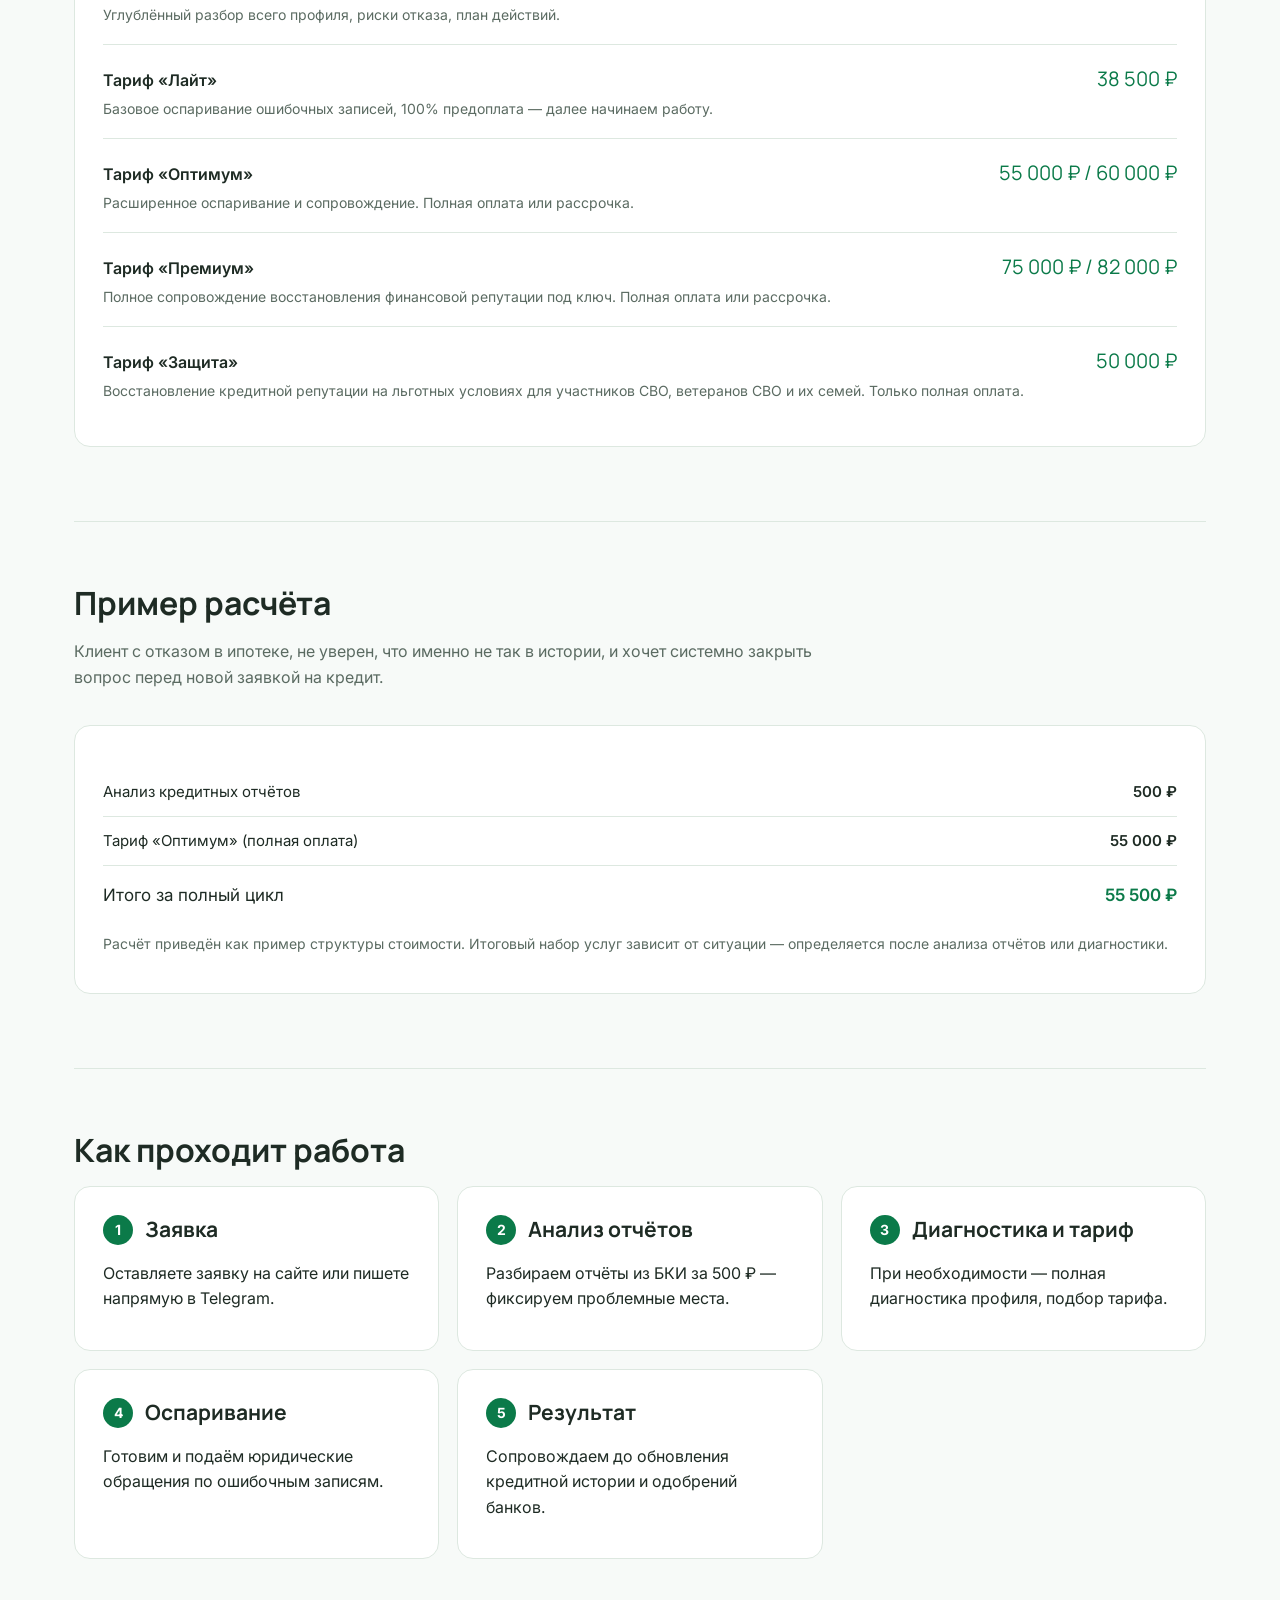
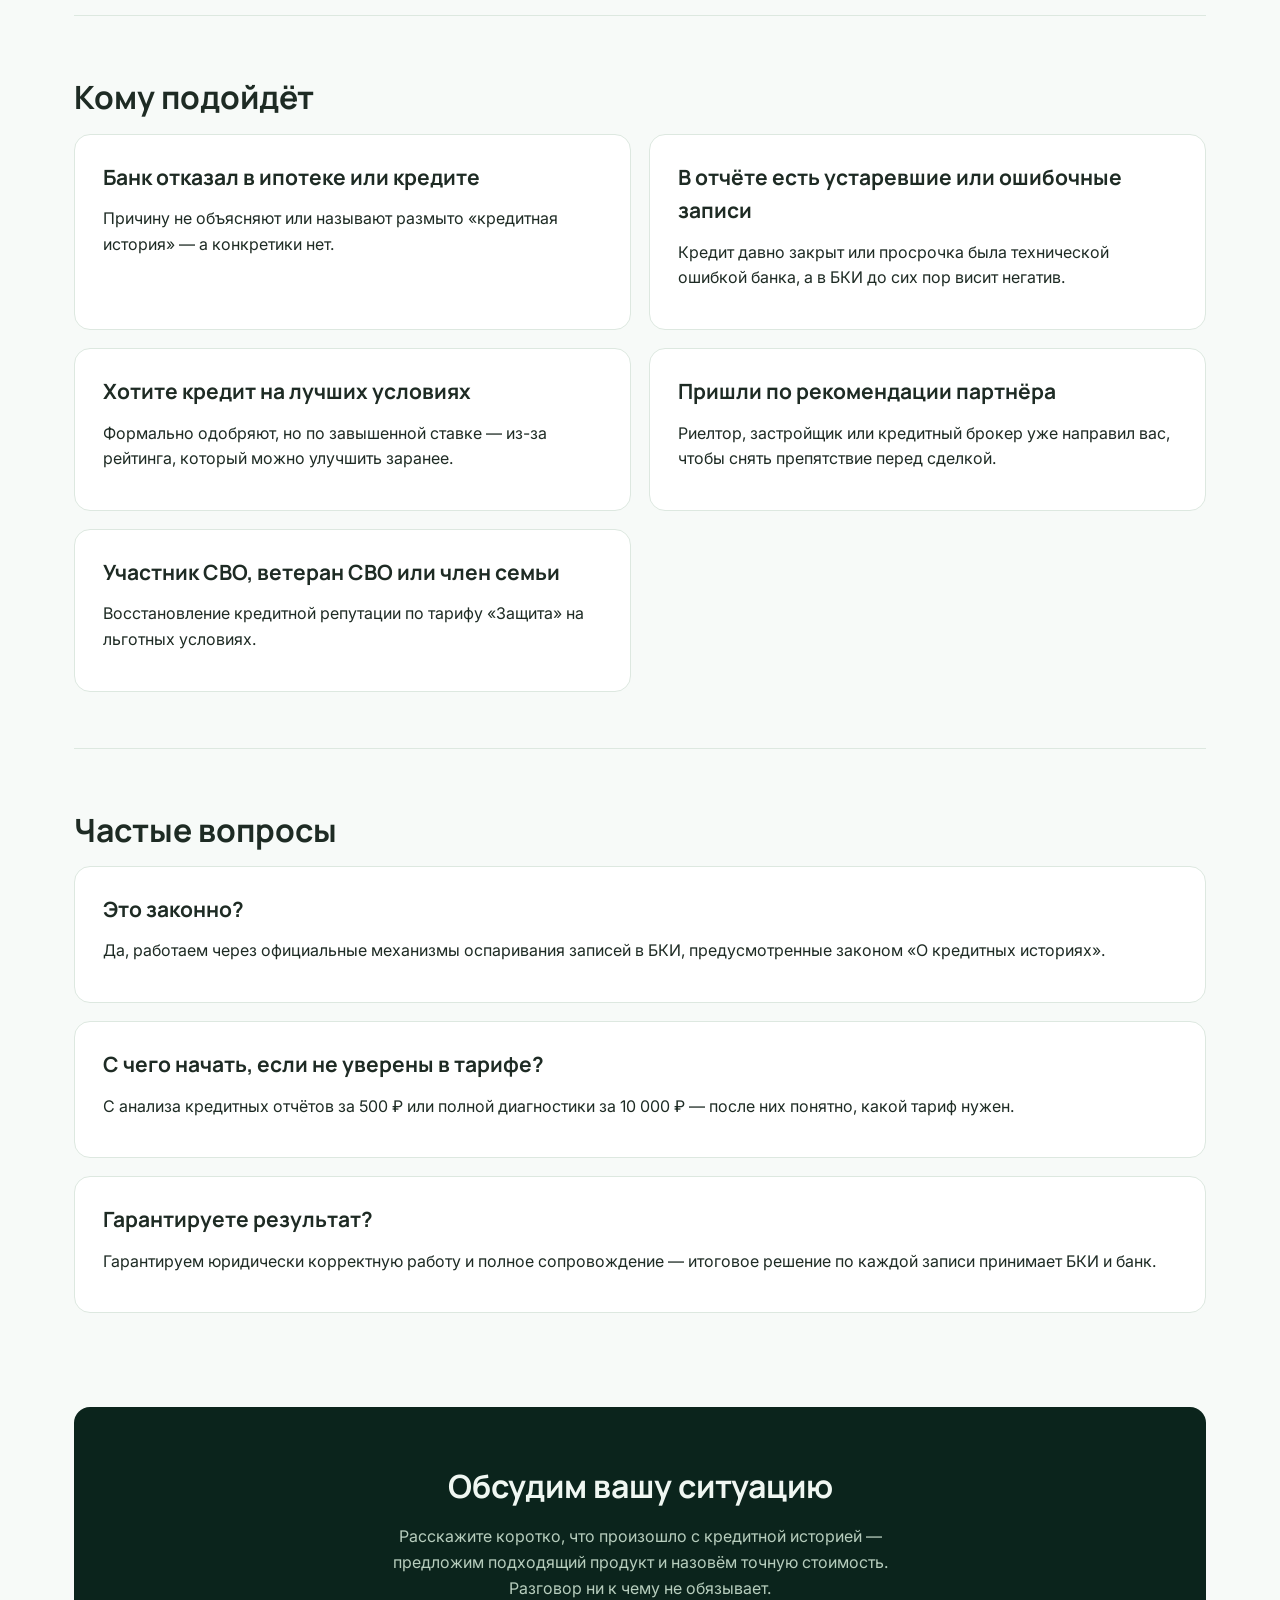
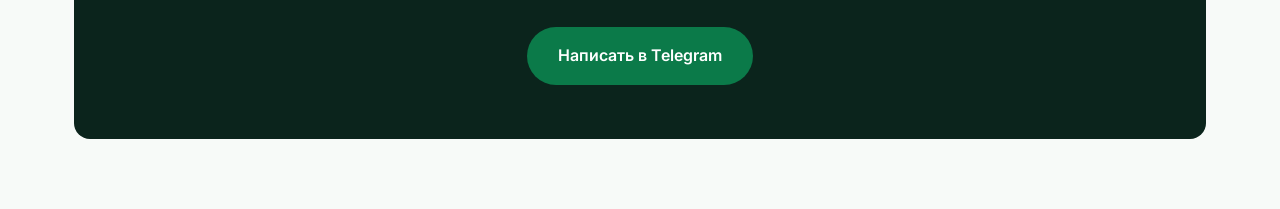
<file: presentation.html>
<!DOCTYPE html>
<html lang="ru">
<head>
<meta charset="UTF-8">
<meta name="viewport" content="width=device-width, initial-scale=1.0">
<title>Презентация тарифов — Клинер Финанс</title>
<meta name="description" content="Анализ отчётов, диагностика профиля, тарифы «Лайт», «Оптимум», «Премиум», «Защита». Что входит, сколько стоит и как проходит работа — на одной странице.">
<link rel="preconnect" href="https://fonts.googleapis.com">
<link rel="preconnect" href="https://fonts.gstatic.com" crossorigin>
<link href="https://fonts.googleapis.com/css2?family=Manrope:wght@600;700;800&family=Inter:wght@400;500;600;700;800&display=swap" rel="stylesheet">
<link rel="stylesheet" href="styles.css">
<link rel="stylesheet" href="materials.css">
</head>
<body>

<div class="doc-bar">
  <div class="doc-bar__inner">
    <a href="index.html" class="doc-bar__back">← <span>На сайт</span></a>
    <div class="doc-bar__actions">
      <a href="materials.html" class="btn btn--ghost">Все материалы</a>
      <button class="btn btn--ghost" onclick="window.print()">Сохранить в PDF</button>
      <a href="https://t.me/Adel_enikeeva" target="_blank" rel="noopener" class="btn btn--primary">Написать в Telegram</a>
    </div>
  </div>
</div>

<div class="container">

  <section class="pitch">
    <p class="eyebrow eyebrow--center">Клинер Финанс · восстановление кредитной истории</p>
    <h1>Открываем доступ к ипотеке и кредитам на выгодных условиях</h1>
    <p class="pitch__lead">Комплексная диагностика финансового профиля, юридическое оспаривание ошибочных записей в БКИ и сопровождение до результата — чтобы кредитная история переставала быть препятствием для сделок.</p>
    <div class="pitch__meta">
      <div><b>15+</b><span>новых клиентов в месяц</span></div>
      <div><b>4</b><span>тарифа сопровождения</span></div>
      <div><b>500 ₽</b><span>входной анализ отчётов</span></div>
      <div><b>50–60 тыс ₽</b><span>средний чек</span></div>
    </div>
  </section>

  <section class="doc-section">
    <h2>Что вы получаете</h2>
    <p class="doc-section__lead">Три вещи, за которыми обращаются именно к нам — а не пытаются «улучшить кредитную историю» самостоятельно по советам из интернета.</p>
    <div class="grid-3">
      <div class="card">
        <span class="tag">Полная картина</span>
        <p class="card__title">Диагностика всего финансового профиля</p>
        <p>Смотрим не на один отчёт, а на всю картину — что именно снижает рейтинг и мешает одобрениям банков.</p>
      </div>
      <div class="card">
        <span class="tag">По закону</span>
        <p class="card__title">Юридическое оспаривание, а не «народные методы»</p>
        <p>Готовим и подаём обоснованные обращения по ошибочным и устаревшим записям в трёх ключевых БКИ.</p>
      </div>
      <div class="card">
        <span class="tag">Не разово</span>
        <p class="card__title">Сопровождение до результата</p>
        <p>Ведём процесс от диагностики до обновления кредитной истории — а участникам СВО, ветеранам СВО и их семьям предлагаем восстановление на льготных условиях по тарифу «Защита».</p>
      </div>
    </div>
  </section>

  <section class="doc-section">
    <h2>Тарифы и стоимость</h2>
    <p class="doc-section__lead">От недорогого анализа отчётов до полного сопровождения под ключ — глубина работы растёт вместе с задачей.</p>

    <div class="card">
      <div class="offer">
        <div>
          <span class="offer__name">Анализ кредитных отчётов</span>
          <span class="offer__desc">Быстрый разбор отчётов из БКИ — что именно портит рейтинг.</span>
        </div>
        <span class="offer__price">500 ₽</span>
      </div>
      <div class="offer">
        <div>
          <span class="offer__name">Полная диагностика финансового профиля</span>
          <span class="offer__desc">Углублённый разбор всего профиля, риски отказа, план действий.</span>
        </div>
        <span class="offer__price">10 000 ₽</span>
      </div>
      <div class="offer">
        <div>
          <span class="offer__name">Тариф «Лайт»</span>
          <span class="offer__desc">Базовое оспаривание ошибочных записей, 100% предоплата — далее начинаем работу.</span>
        </div>
        <span class="offer__price">38 500 ₽</span>
      </div>
      <div class="offer">
        <div>
          <span class="offer__name">Тариф «Оптимум»</span>
          <span class="offer__desc">Расширенное оспаривание и сопровождение. Полная оплата или рассрочка.</span>
        </div>
        <span class="offer__price">55 000 ₽ / 60 000 ₽</span>
      </div>
      <div class="offer">
        <div>
          <span class="offer__name">Тариф «Премиум»</span>
          <span class="offer__desc">Полное сопровождение восстановления финансовой репутации под ключ. Полная оплата или рассрочка.</span>
        </div>
        <span class="offer__price">75 000 ₽ / 82 000 ₽</span>
      </div>
      <div class="offer">
        <div>
          <span class="offer__name">Тариф «Защита»</span>
          <span class="offer__desc">Восстановление кредитной репутации на льготных условиях для участников СВО, ветеранов СВО и их семей. Только полная оплата.</span>
        </div>
        <span class="offer__price">50 000 ₽</span>
      </div>
    </div>
  </section>

  <section class="doc-section">
    <h2>Пример расчёта</h2>
    <p class="doc-section__lead">Клиент с отказом в ипотеке, не уверен, что именно не так в истории, и хочет системно закрыть вопрос перед новой заявкой на кредит.</p>
    <div class="card">
      <table class="calc">
        <tr><td>Анализ кредитных отчётов</td><td>500 ₽</td></tr>
        <tr><td>Тариф «Оптимум» (полная оплата)</td><td>55 000 ₽</td></tr>
        <tr><td>Итого за полный цикл</td><td>55 500 ₽</td></tr>
      </table>
      <p class="card__note">Расчёт приведён как пример структуры стоимости. Итоговый набор услуг зависит от ситуации — определяется после анализа отчётов или диагностики.</p>
    </div>
  </section>

  <section class="doc-section">
    <h2>Как проходит работа</h2>
    <div class="grid-3">
      <div class="card">
        <div class="card__head"><span class="card__step">1</span><p class="card__title">Заявка</p></div>
        <p>Оставляете заявку на сайте или пишете напрямую в Telegram.</p>
      </div>
      <div class="card">
        <div class="card__head"><span class="card__step">2</span><p class="card__title">Анализ отчётов</p></div>
        <p>Разбираем отчёты из БКИ за 500 ₽ — фиксируем проблемные места.</p>
      </div>
      <div class="card">
        <div class="card__head"><span class="card__step">3</span><p class="card__title">Диагностика и тариф</p></div>
        <p>При необходимости — полная диагностика профиля, подбор тарифа.</p>
      </div>
      <div class="card">
        <div class="card__head"><span class="card__step">4</span><p class="card__title">Оспаривание</p></div>
        <p>Готовим и подаём юридические обращения по ошибочным записям.</p>
      </div>
      <div class="card">
        <div class="card__head"><span class="card__step">5</span><p class="card__title">Результат</p></div>
        <p>Сопровождаем до обновления кредитной истории и одобрений банков.</p>
      </div>
    </div>
  </section>

  <section class="doc-section">
    <h2>Кому подойдёт</h2>
    <div class="grid-2">
      <div class="card">
        <p class="card__title">Банк отказал в ипотеке или кредите</p>
        <p>Причину не объясняют или называют размыто «кредитная история» — а конкретики нет.</p>
      </div>
      <div class="card">
        <p class="card__title">В отчёте есть устаревшие или ошибочные записи</p>
        <p>Кредит давно закрыт или просрочка была технической ошибкой банка, а в БКИ до сих пор висит негатив.</p>
      </div>
      <div class="card">
        <p class="card__title">Хотите кредит на лучших условиях</p>
        <p>Формально одобряют, но по завышенной ставке — из-за рейтинга, который можно улучшить заранее.</p>
      </div>
      <div class="card">
        <p class="card__title">Пришли по рекомендации партнёра</p>
        <p>Риелтор, застройщик или кредитный брокер уже направил вас, чтобы снять препятствие перед сделкой.</p>
      </div>
      <div class="card">
        <p class="card__title">Участник СВО, ветеран СВО или член семьи</p>
        <p>Восстановление кредитной репутации по тарифу «Защита» на льготных условиях.</p>
      </div>
    </div>
  </section>

  <section class="doc-section">
    <h2>Частые вопросы</h2>
    <div class="card">
      <p class="card__title">Это законно?</p>
      <p>Да, работаем через официальные механизмы оспаривания записей в БКИ, предусмотренные законом «О кредитных историях».</p>
    </div>
    <div class="card">
      <p class="card__title">С чего начать, если не уверены в тарифе?</p>
      <p>С анализа кредитных отчётов за 500 ₽ или полной диагностики за 10 000 ₽ — после них понятно, какой тариф нужен.</p>
    </div>
    <div class="card">
      <p class="card__title">Гарантируете результат?</p>
      <p>Гарантируем юридически корректную работу и полное сопровождение — итоговое решение по каждой записи принимает БКИ и банк.</p>
    </div>
  </section>

  <div class="cta-final">
    <h2>Обсудим вашу ситуацию</h2>
    <p>Расскажите коротко, что произошло с кредитной историей — предложим подходящий продукт и назовём точную стоимость. Разговор ни к чему не обязывает.</p>
    <a href="https://t.me/Adel_enikeeva" target="_blank" rel="noopener" class="btn btn--primary btn--lg">Написать в Telegram</a>
  </div>

</div>

</body>
</html>
</file>
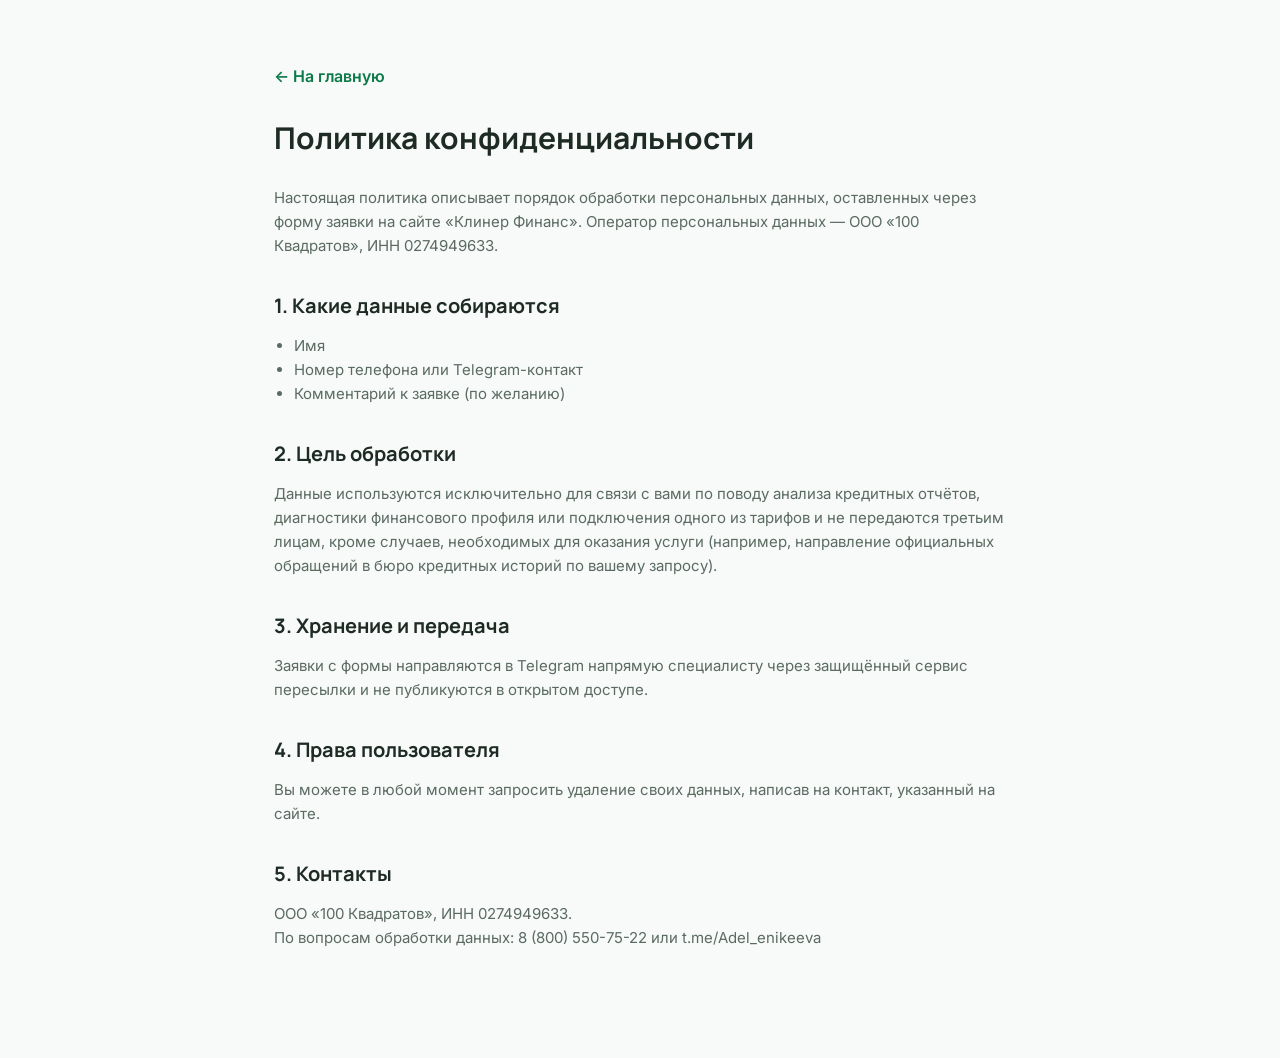
<file: privacy.html>
<!DOCTYPE html>
<html lang="ru">
<head>
<meta charset="UTF-8">
<meta name="viewport" content="width=device-width, initial-scale=1.0">
<title>Политика конфиденциальности — Клинер Финанс</title>
<link href="https://fonts.googleapis.com/css2?family=Manrope:wght@700&family=Inter:wght@400;500;600&display=swap" rel="stylesheet">
<link rel="stylesheet" href="styles.css">
<style>
  .legal { max-width: 780px; margin: 0 auto; padding: 64px 24px 96px; }
  .legal h1 { font-size: 30px; margin-bottom: 24px; }
  .legal h2 { font-size: 20px; margin-top: 32px; }
  .legal p, .legal li { color: var(--clr-ink-soft); font-size: 15px; }
  .legal ul { padding-left: 20px; list-style: disc; }
  .legal a.back { display: inline-block; margin-bottom: 24px; font-weight: 600; color: var(--clr-accent-dark); }
</style>
</head>
<body>
<div class="legal">
  <a href="index.html" class="back">← На главную</a>
  <h1>Политика конфиденциальности</h1>
  <p>Настоящая политика описывает порядок обработки персональных данных, оставленных через форму заявки на сайте «Клинер Финанс». Оператор персональных данных — ООО «100 Квадратов», ИНН 0274949633.</p>

  <h2>1. Какие данные собираются</h2>
  <ul>
    <li>Имя</li>
    <li>Номер телефона или Telegram-контакт</li>
    <li>Комментарий к заявке (по желанию)</li>
  </ul>

  <h2>2. Цель обработки</h2>
  <p>Данные используются исключительно для связи с вами по поводу анализа кредитных отчётов, диагностики финансового профиля или подключения одного из тарифов и не передаются третьим лицам, кроме случаев, необходимых для оказания услуги (например, направление официальных обращений в бюро кредитных историй по вашему запросу).</p>

  <h2>3. Хранение и передача</h2>
  <p>Заявки с формы направляются в Telegram напрямую специалисту через защищённый сервис пересылки и не публикуются в открытом доступе.</p>

  <h2>4. Права пользователя</h2>
  <p>Вы можете в любой момент запросить удаление своих данных, написав на контакт, указанный на сайте.</p>

  <h2>5. Контакты</h2>
  <p>ООО «100 Квадратов», ИНН 0274949633.<br>По вопросам обработки данных: <a href="tel:+78005507522">8 (800) 550-75-22</a> или <a href="https://t.me/Adel_enikeeva" target="_blank" rel="noopener">t.me/Adel_enikeeva</a></p>
</div>
</body>
</html>
</file>
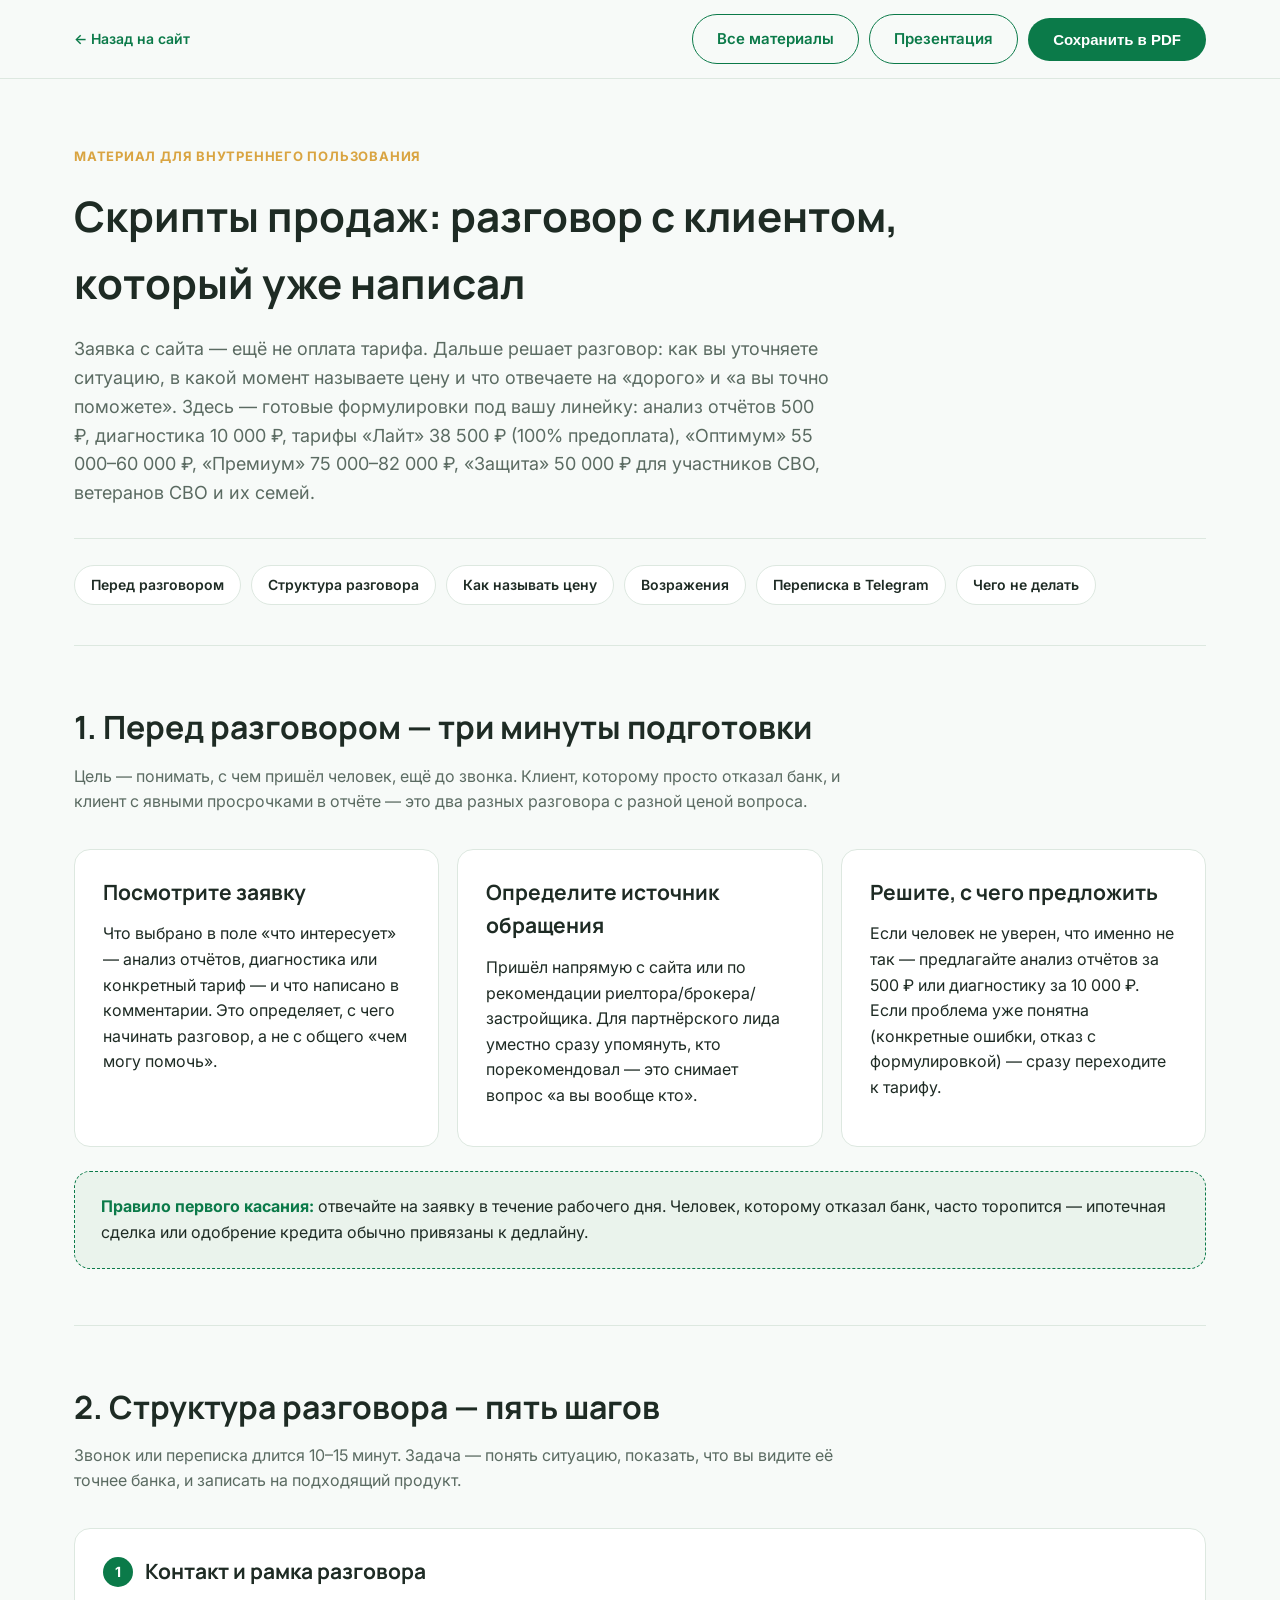
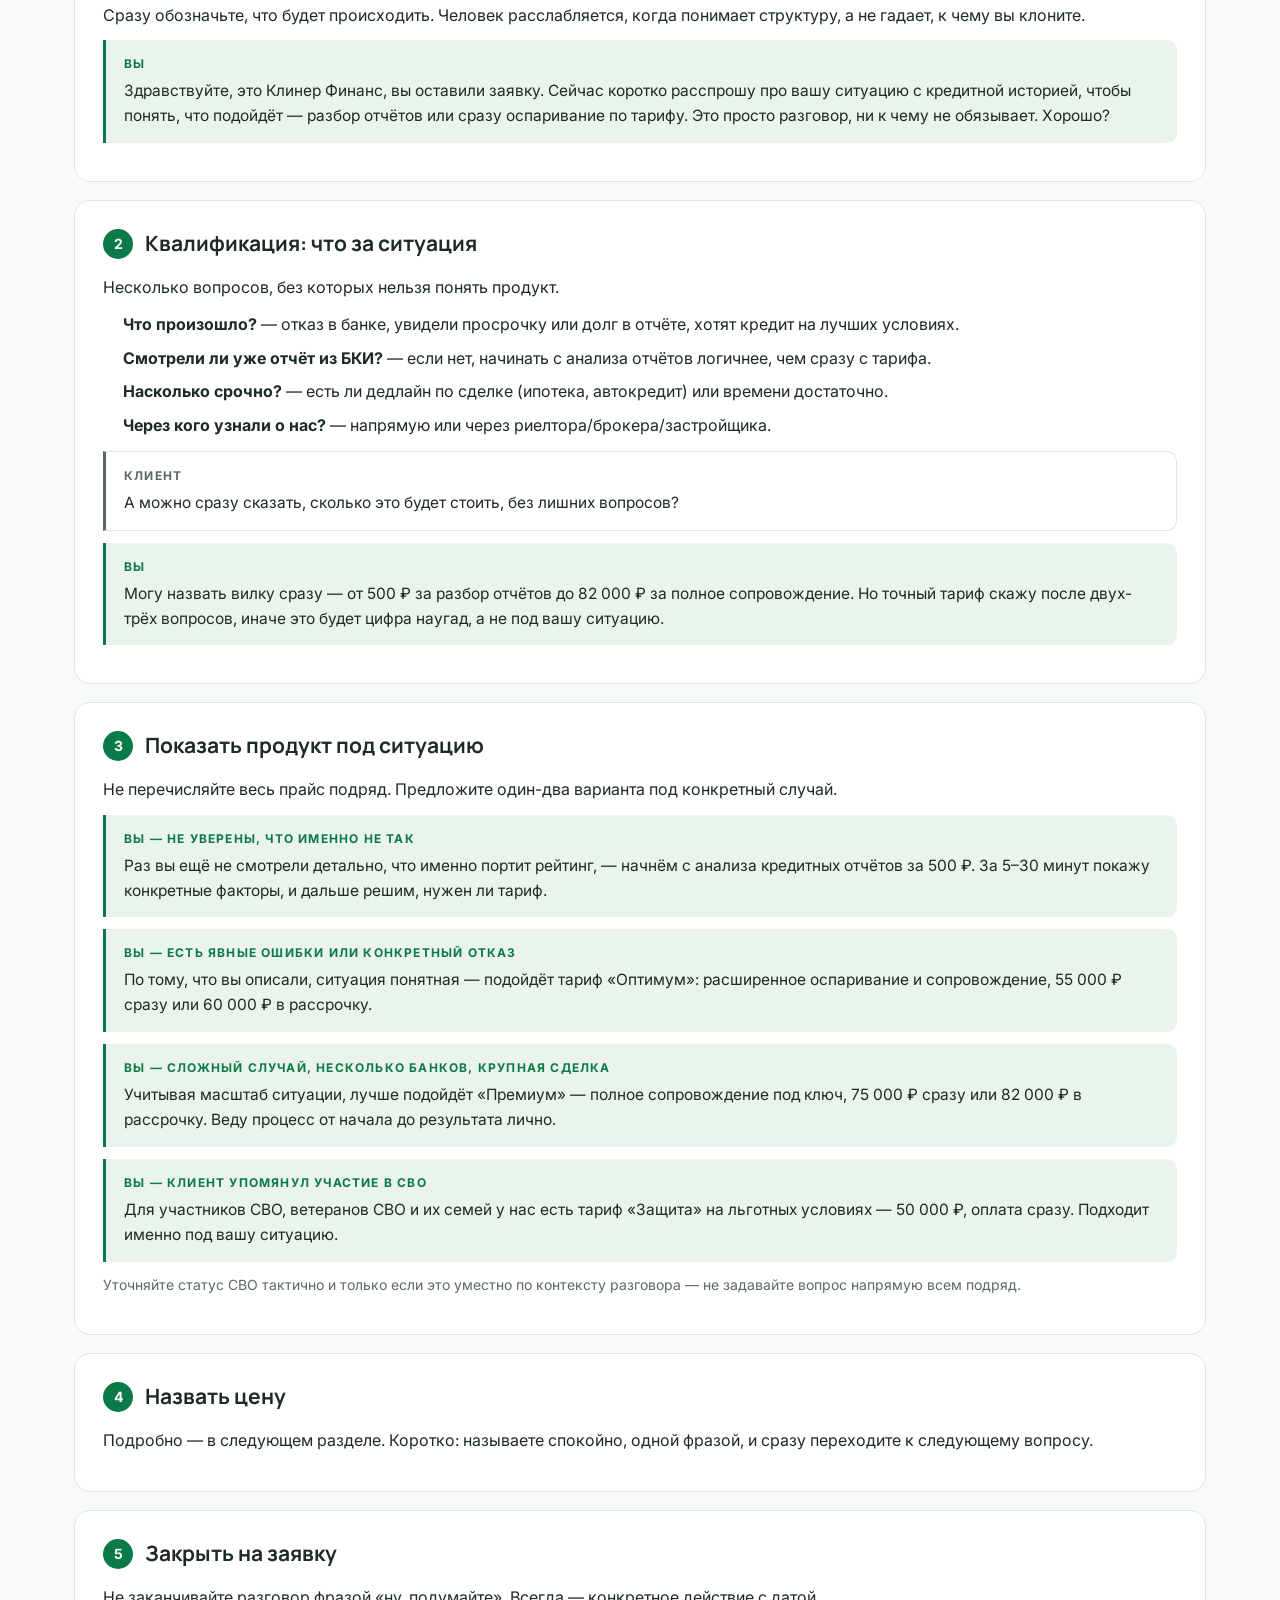
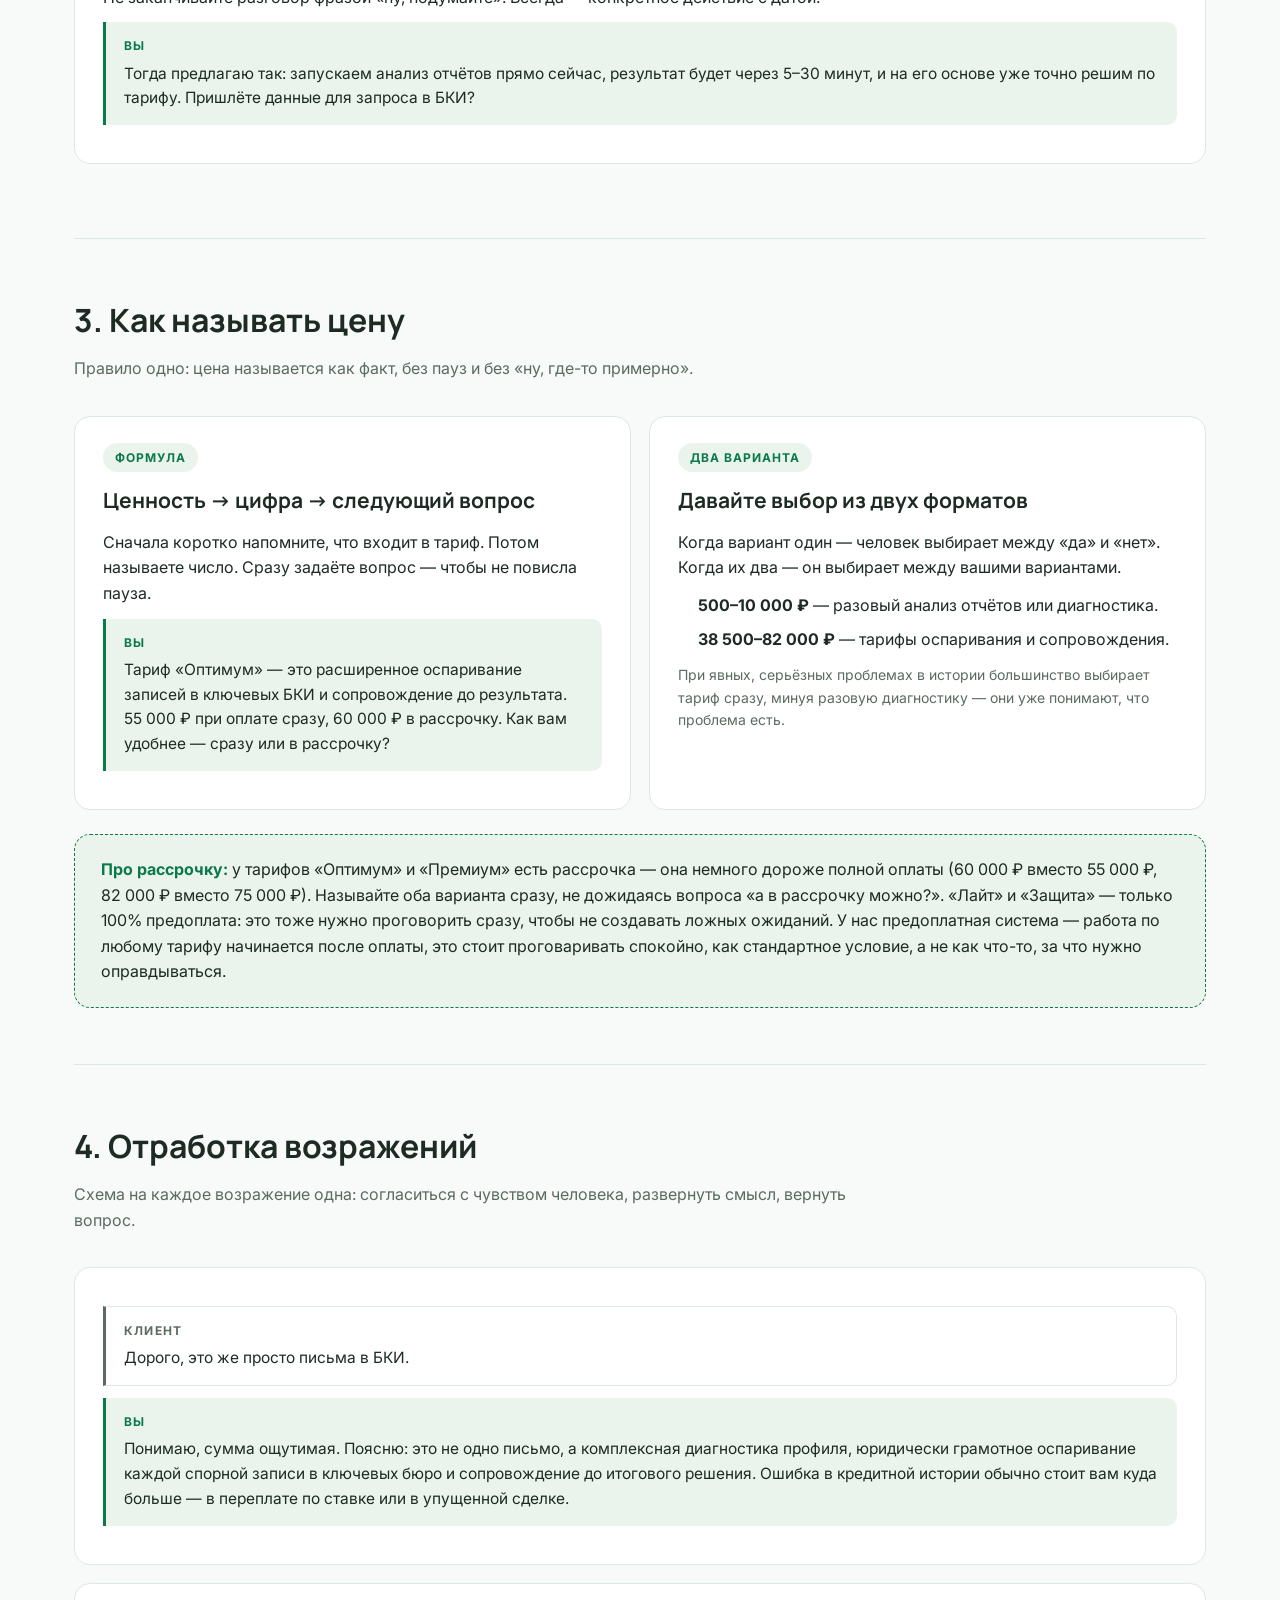
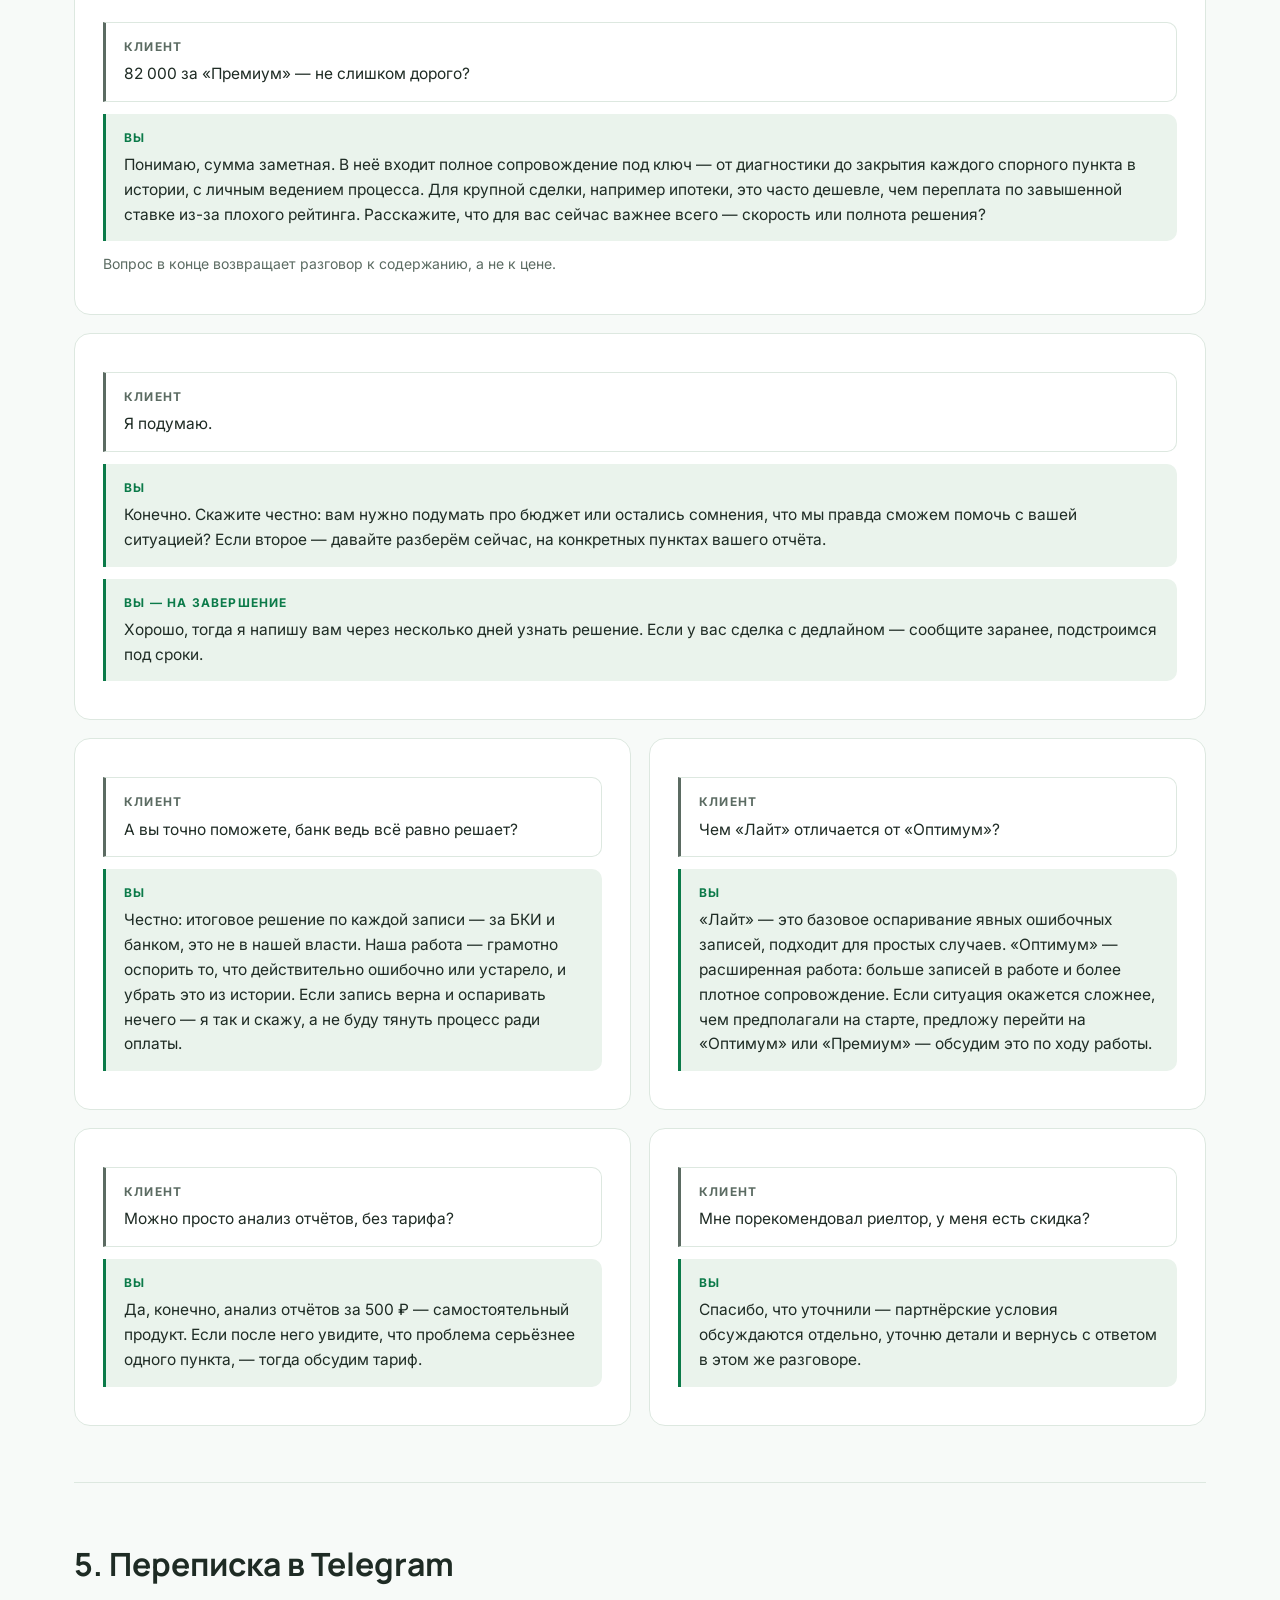
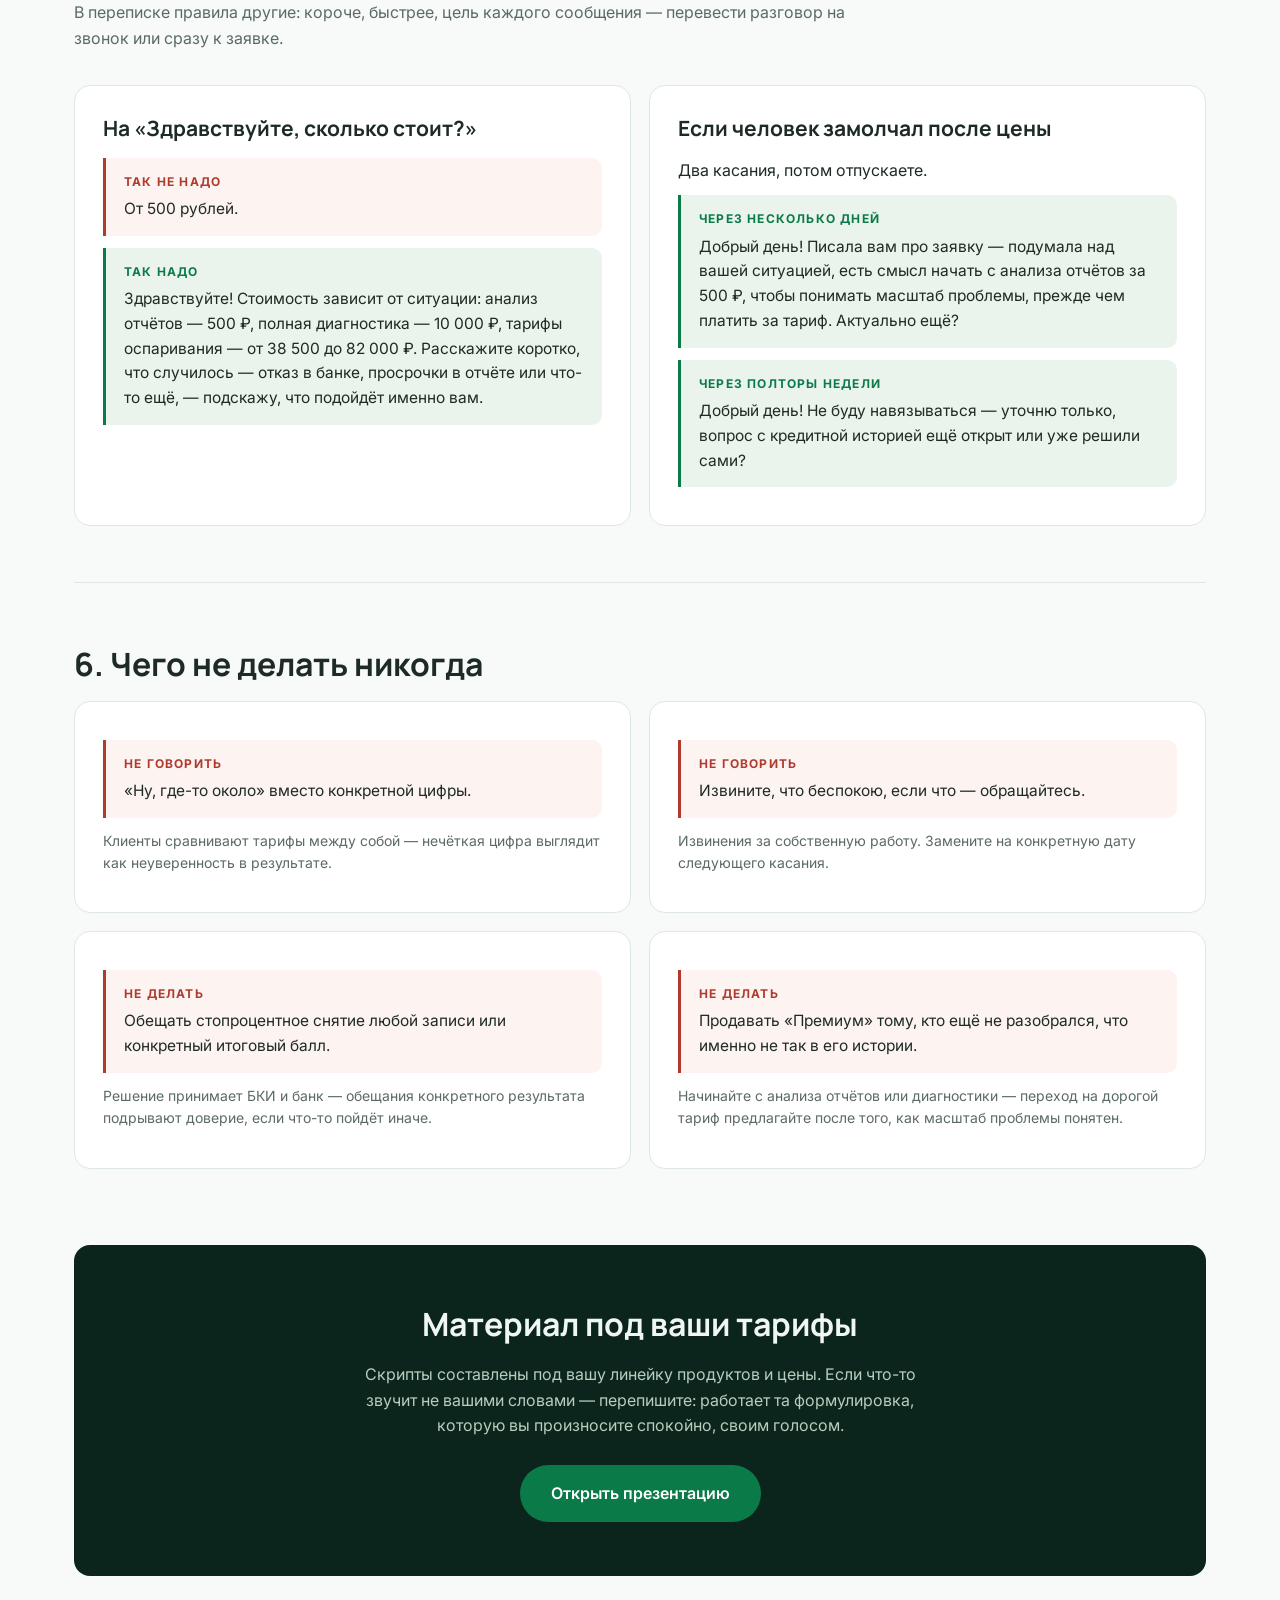
<file: scripts.html>
<!DOCTYPE html>
<html lang="ru">
<head>
<meta charset="UTF-8">
<meta name="viewport" content="width=device-width, initial-scale=1.0">
<title>Скрипты продаж — Клинер Финанс</title>
<meta name="description" content="Что говорить в переписке и на звонке, когда клиент уже написал: структура разговора, как называть цену, отработка возражений.">
<meta name="robots" content="noindex">
<link rel="preconnect" href="https://fonts.googleapis.com">
<link rel="preconnect" href="https://fonts.gstatic.com" crossorigin>
<link href="https://fonts.googleapis.com/css2?family=Manrope:wght@600;700;800&family=Inter:wght@400;500;600;700;800&display=swap" rel="stylesheet">
<link rel="stylesheet" href="styles.css">
<link rel="stylesheet" href="materials.css">
</head>
<body>

<div class="doc-bar">
  <div class="doc-bar__inner">
    <a href="index.html" class="doc-bar__back">← <span>Назад на сайт</span></a>
    <div class="doc-bar__actions">
      <a href="materials.html" class="btn btn--ghost">Все материалы</a>
      <a href="presentation.html" class="btn btn--ghost">Презентация</a>
      <button class="btn btn--primary" onclick="window.print()">Сохранить в PDF</button>
    </div>
  </div>
</div>

<div class="container">

  <section class="doc-hero">
    <p class="eyebrow">Материал для внутреннего пользования</p>
    <h1>Скрипты продаж: разговор с клиентом, который уже написал</h1>
    <p class="doc-hero__lead">Заявка с сайта — ещё не оплата тарифа. Дальше решает разговор: как вы уточняете ситуацию, в какой момент называете цену и что отвечаете на «дорого» и «а вы точно поможете». Здесь — готовые формулировки под вашу линейку: анализ отчётов 500 ₽, диагностика 10 000 ₽, тарифы «Лайт» 38 500 ₽ (100% предоплата), «Оптимум» 55 000–60 000 ₽, «Премиум» 75 000–82 000 ₽, «Защита» 50 000 ₽ для участников СВО, ветеранов СВО и их семей.</p>
    <nav class="toc">
      <a href="#prep">Перед разговором</a>
      <a href="#call">Структура разговора</a>
      <a href="#price">Как называть цену</a>
      <a href="#objections">Возражения</a>
      <a href="#chat">Переписка в Telegram</a>
      <a href="#stop">Чего не делать</a>
    </nav>
  </section>

  <section class="doc-section" id="prep">
    <h2>1. Перед разговором — три минуты подготовки</h2>
    <p class="doc-section__lead">Цель — понимать, с чем пришёл человек, ещё до звонка. Клиент, которому просто отказал банк, и клиент с явными просрочками в отчёте — это два разных разговора с разной ценой вопроса.</p>

    <div class="grid-3">
      <div class="card">
        <p class="card__title">Посмотрите заявку</p>
        <p>Что выбрано в поле «что интересует» — анализ отчётов, диагностика или конкретный тариф — и что написано в комментарии. Это определяет, с чего начинать разговор, а не с общего «чем могу помочь».</p>
      </div>
      <div class="card">
        <p class="card__title">Определите источник обращения</p>
        <p>Пришёл напрямую с сайта или по рекомендации риелтора/брокера/застройщика. Для партнёрского лида уместно сразу упомянуть, кто порекомендовал — это снимает вопрос «а вы вообще кто».</p>
      </div>
      <div class="card">
        <p class="card__title">Решите, с чего предложить</p>
        <p>Если человек не уверен, что именно не так — предлагайте анализ отчётов за 500 ₽ или диагностику за 10 000 ₽. Если проблема уже понятна (конкретные ошибки, отказ с формулировкой) — сразу переходите к тарифу.</p>
      </div>
    </div>

    <div class="tip">
      <strong>Правило первого касания:</strong> отвечайте на заявку в течение рабочего дня. Человек, которому отказал банк, часто торопится — ипотечная сделка или одобрение кредита обычно привязаны к дедлайну.
    </div>
  </section>

  <section class="doc-section" id="call">
    <h2>2. Структура разговора — пять шагов</h2>
    <p class="doc-section__lead">Звонок или переписка длится 10–15 минут. Задача — понять ситуацию, показать, что вы видите её точнее банка, и записать на подходящий продукт.</p>

    <div class="card">
      <div class="card__head"><span class="card__step">1</span><p class="card__title">Контакт и рамка разговора</p></div>
      <p>Сразу обозначьте, что будет происходить. Человек расслабляется, когда понимает структуру, а не гадает, к чему вы клоните.</p>
      <div class="say">
        <span class="say__who">Вы</span>
        Здравствуйте, это Клинер Финанс, вы оставили заявку. Сейчас коротко расспрошу про вашу ситуацию с кредитной историей, чтобы понять, что подойдёт — разбор отчётов или сразу оспаривание по тарифу. Это просто разговор, ни к чему не обязывает. Хорошо?
      </div>
    </div>

    <div class="card">
      <div class="card__head"><span class="card__step">2</span><p class="card__title">Квалификация: что за ситуация</p></div>
      <p>Несколько вопросов, без которых нельзя понять продукт.</p>
      <ul class="ul">
        <li><b>Что произошло?</b> — отказ в банке, увидели просрочку или долг в отчёте, хотят кредит на лучших условиях.</li>
        <li><b>Смотрели ли уже отчёт из БКИ?</b> — если нет, начинать с анализа отчётов логичнее, чем сразу с тарифа.</li>
        <li><b>Насколько срочно?</b> — есть ли дедлайн по сделке (ипотека, автокредит) или времени достаточно.</li>
        <li><b>Через кого узнали о нас?</b> — напрямую или через риелтора/брокера/застройщика.</li>
      </ul>
      <div class="say say--client">
        <span class="say__who">Клиент</span>
        А можно сразу сказать, сколько это будет стоить, без лишних вопросов?
      </div>
      <div class="say">
        <span class="say__who">Вы</span>
        Могу назвать вилку сразу — от 500 ₽ за разбор отчётов до 82 000 ₽ за полное сопровождение. Но точный тариф скажу после двух-трёх вопросов, иначе это будет цифра наугад, а не под вашу ситуацию.
      </div>
    </div>

    <div class="card">
      <div class="card__head"><span class="card__step">3</span><p class="card__title">Показать продукт под ситуацию</p></div>
      <p>Не перечисляйте весь прайс подряд. Предложите один-два варианта под конкретный случай.</p>
      <div class="say">
        <span class="say__who">Вы — не уверены, что именно не так</span>
        Раз вы ещё не смотрели детально, что именно портит рейтинг, — начнём с анализа кредитных отчётов за 500 ₽. За 5–30 минут покажу конкретные факторы, и дальше решим, нужен ли тариф.
      </div>
      <div class="say">
        <span class="say__who">Вы — есть явные ошибки или конкретный отказ</span>
        По тому, что вы описали, ситуация понятная — подойдёт тариф «Оптимум»: расширенное оспаривание и сопровождение, 55 000 ₽ сразу или 60 000 ₽ в рассрочку.
      </div>
      <div class="say">
        <span class="say__who">Вы — сложный случай, несколько банков, крупная сделка</span>
        Учитывая масштаб ситуации, лучше подойдёт «Премиум» — полное сопровождение под ключ, 75 000 ₽ сразу или 82 000 ₽ в рассрочку. Веду процесс от начала до результата лично.
      </div>
      <div class="say">
        <span class="say__who">Вы — клиент упомянул участие в СВО</span>
        Для участников СВО, ветеранов СВО и их семей у нас есть тариф «Защита» на льготных условиях — 50 000 ₽, оплата сразу. Подходит именно под вашу ситуацию.
      </div>
      <p class="card__note">Уточняйте статус СВО тактично и только если это уместно по контексту разговора — не задавайте вопрос напрямую всем подряд.</p>
    </div>

    <div class="card">
      <div class="card__head"><span class="card__step">4</span><p class="card__title">Назвать цену</p></div>
      <p>Подробно — в следующем разделе. Коротко: называете спокойно, одной фразой, и сразу переходите к следующему вопросу.</p>
    </div>

    <div class="card">
      <div class="card__head"><span class="card__step">5</span><p class="card__title">Закрыть на заявку</p></div>
      <p>Не заканчивайте разговор фразой «ну, подумайте». Всегда — конкретное действие с датой.</p>
      <div class="say">
        <span class="say__who">Вы</span>
        Тогда предлагаю так: запускаем анализ отчётов прямо сейчас, результат будет через 5–30 минут, и на его основе уже точно решим по тарифу. Пришлёте данные для запроса в БКИ?
      </div>
    </div>
  </section>

  <section class="doc-section" id="price">
    <h2>3. Как называть цену</h2>
    <p class="doc-section__lead">Правило одно: цена называется как факт, без пауз и без «ну, где-то примерно».</p>

    <div class="grid-2">
      <div class="card">
        <span class="tag">Формула</span>
        <p class="card__title">Ценность → цифра → следующий вопрос</p>
        <p>Сначала коротко напомните, что входит в тариф. Потом называете число. Сразу задаёте вопрос — чтобы не повисла пауза.</p>
        <div class="say">
          <span class="say__who">Вы</span>
          Тариф «Оптимум» — это расширенное оспаривание записей в ключевых БКИ и сопровождение до результата. 55 000 ₽ при оплате сразу, 60 000 ₽ в рассрочку. Как вам удобнее — сразу или в рассрочку?
        </div>
      </div>
      <div class="card">
        <span class="tag">Два варианта</span>
        <p class="card__title">Давайте выбор из двух форматов</p>
        <p>Когда вариант один — человек выбирает между «да» и «нет». Когда их два — он выбирает между вашими вариантами.</p>
        <ul class="ul">
          <li><b>500–10 000 ₽</b> — разовый анализ отчётов или диагностика.</li>
          <li><b>38 500–82 000 ₽</b> — тарифы оспаривания и сопровождения.</li>
        </ul>
        <p class="card__note">При явных, серьёзных проблемах в истории большинство выбирает тариф сразу, минуя разовую диагностику — они уже понимают, что проблема есть.</p>
      </div>
    </div>

    <div class="tip">
      <strong>Про рассрочку:</strong> у тарифов «Оптимум» и «Премиум» есть рассрочка — она немного дороже полной оплаты (60 000 ₽ вместо 55 000 ₽, 82 000 ₽ вместо 75 000 ₽). Называйте оба варианта сразу, не дожидаясь вопроса «а в рассрочку можно?». «Лайт» и «Защита» — только 100% предоплата: это тоже нужно проговорить сразу, чтобы не создавать ложных ожиданий. У нас предоплатная система — работа по любому тарифу начинается после оплаты, это стоит проговаривать спокойно, как стандартное условие, а не как что-то, за что нужно оправдываться.
    </div>
  </section>

  <section class="doc-section" id="objections">
    <h2>4. Отработка возражений</h2>
    <p class="doc-section__lead">Схема на каждое возражение одна: согласиться с чувством человека, развернуть смысл, вернуть вопрос.</p>

    <div class="card">
      <div class="say say--client"><span class="say__who">Клиент</span>Дорого, это же просто письма в БКИ.</div>
      <div class="say">
        <span class="say__who">Вы</span>
        Понимаю, сумма ощутимая. Поясню: это не одно письмо, а комплексная диагностика профиля, юридически грамотное оспаривание каждой спорной записи в ключевых бюро и сопровождение до итогового решения. Ошибка в кредитной истории обычно стоит вам куда больше — в переплате по ставке или в упущенной сделке.
      </div>
    </div>

    <div class="card">
      <div class="say say--client"><span class="say__who">Клиент</span>82 000 за «Премиум» — не слишком дорого?</div>
      <div class="say">
        <span class="say__who">Вы</span>
        Понимаю, сумма заметная. В неё входит полное сопровождение под ключ — от диагностики до закрытия каждого спорного пункта в истории, с личным ведением процесса. Для крупной сделки, например ипотеки, это часто дешевле, чем переплата по завышенной ставке из-за плохого рейтинга. Расскажите, что для вас сейчас важнее всего — скорость или полнота решения?
      </div>
      <p class="card__note">Вопрос в конце возвращает разговор к содержанию, а не к цене.</p>
    </div>

    <div class="card">
      <div class="say say--client"><span class="say__who">Клиент</span>Я подумаю.</div>
      <div class="say">
        <span class="say__who">Вы</span>
        Конечно. Скажите честно: вам нужно подумать про бюджет или остались сомнения, что мы правда сможем помочь с вашей ситуацией? Если второе — давайте разберём сейчас, на конкретных пунктах вашего отчёта.
      </div>
      <div class="say">
        <span class="say__who">Вы — на завершение</span>
        Хорошо, тогда я напишу вам через несколько дней узнать решение. Если у вас сделка с дедлайном — сообщите заранее, подстроимся под сроки.
      </div>
    </div>

    <div class="grid-2">
      <div class="card">
        <div class="say say--client"><span class="say__who">Клиент</span>А вы точно поможете, банк ведь всё равно решает?</div>
        <div class="say">
          <span class="say__who">Вы</span>
          Честно: итоговое решение по каждой записи — за БКИ и банком, это не в нашей власти. Наша работа — грамотно оспорить то, что действительно ошибочно или устарело, и убрать это из истории. Если запись верна и оспаривать нечего — я так и скажу, а не буду тянуть процесс ради оплаты.
        </div>
      </div>
      <div class="card">
        <div class="say say--client"><span class="say__who">Клиент</span>Чем «Лайт» отличается от «Оптимум»?</div>
        <div class="say">
          <span class="say__who">Вы</span>
          «Лайт» — это базовое оспаривание явных ошибочных записей, подходит для простых случаев. «Оптимум» — расширенная работа: больше записей в работе и более плотное сопровождение. Если ситуация окажется сложнее, чем предполагали на старте, предложу перейти на «Оптимум» или «Премиум» — обсудим это по ходу работы.
        </div>
      </div>
      <div class="card">
        <div class="say say--client"><span class="say__who">Клиент</span>Можно просто анализ отчётов, без тарифа?</div>
        <div class="say">
          <span class="say__who">Вы</span>
          Да, конечно, анализ отчётов за 500 ₽ — самостоятельный продукт. Если после него увидите, что проблема серьёзнее одного пункта, — тогда обсудим тариф.
        </div>
      </div>
      <div class="card">
        <div class="say say--client"><span class="say__who">Клиент</span>Мне порекомендовал риелтор, у меня есть скидка?</div>
        <div class="say">
          <span class="say__who">Вы</span>
          Спасибо, что уточнили — партнёрские условия обсуждаются отдельно, уточню детали и вернусь с ответом в этом же разговоре.
        </div>
      </div>
    </div>
  </section>

  <section class="doc-section" id="chat">
    <h2>5. Переписка в Telegram</h2>
    <p class="doc-section__lead">В переписке правила другие: короче, быстрее, цель каждого сообщения — перевести разговор на звонок или сразу к заявке.</p>

    <div class="grid-2">
      <div class="card">
        <p class="card__title">На «Здравствуйте, сколько стоит?»</p>
        <div class="say say--stop">
          <span class="say__who">Так не надо</span>
          От 500 рублей.
        </div>
        <div class="say">
          <span class="say__who">Так надо</span>
          Здравствуйте! Стоимость зависит от ситуации: анализ отчётов — 500 ₽, полная диагностика — 10 000 ₽, тарифы оспаривания — от 38 500 до 82 000 ₽. Расскажите коротко, что случилось — отказ в банке, просрочки в отчёте или что-то ещё, — подскажу, что подойдёт именно вам.
        </div>
      </div>
      <div class="card">
        <p class="card__title">Если человек замолчал после цены</p>
        <p>Два касания, потом отпускаете.</p>
        <div class="say">
          <span class="say__who">Через несколько дней</span>
          Добрый день! Писала вам про заявку — подумала над вашей ситуацией, есть смысл начать с анализа отчётов за 500 ₽, чтобы понимать масштаб проблемы, прежде чем платить за тариф. Актуально ещё?
        </div>
        <div class="say">
          <span class="say__who">Через полторы недели</span>
          Добрый день! Не буду навязываться — уточню только, вопрос с кредитной историей ещё открыт или уже решили сами?
        </div>
      </div>
    </div>
  </section>

  <section class="doc-section" id="stop">
    <h2>6. Чего не делать никогда</h2>
    <div class="grid-2">
      <div class="card">
        <div class="say say--stop"><span class="say__who">Не говорить</span>«Ну, где-то около» вместо конкретной цифры.</div>
        <p class="card__note">Клиенты сравнивают тарифы между собой — нечёткая цифра выглядит как неуверенность в результате.</p>
      </div>
      <div class="card">
        <div class="say say--stop"><span class="say__who">Не говорить</span>Извините, что беспокою, если что — обращайтесь.</div>
        <p class="card__note">Извинения за собственную работу. Замените на конкретную дату следующего касания.</p>
      </div>
      <div class="card">
        <div class="say say--stop"><span class="say__who">Не делать</span>Обещать стопроцентное снятие любой записи или конкретный итоговый балл.</div>
        <p class="card__note">Решение принимает БКИ и банк — обещания конкретного результата подрывают доверие, если что-то пойдёт иначе.</p>
      </div>
      <div class="card">
        <div class="say say--stop"><span class="say__who">Не делать</span>Продавать «Премиум» тому, кто ещё не разобрался, что именно не так в его истории.</div>
        <p class="card__note">Начинайте с анализа отчётов или диагностики — переход на дорогой тариф предлагайте после того, как масштаб проблемы понятен.</p>
      </div>
    </div>
  </section>

  <div class="cta-final">
    <h2>Материал под ваши тарифы</h2>
    <p>Скрипты составлены под вашу линейку продуктов и цены. Если что-то звучит не вашими словами — перепишите: работает та формулировка, которую вы произносите спокойно, своим голосом.</p>
    <a href="presentation.html" class="btn btn--primary btn--lg">Открыть презентацию</a>
  </div>

</div>

</body>
</html>
</file>
<file: styles.css>
:root {
  --clr-bg: #f7faf8;
  --clr-bg-alt: #eaf3ec;
  --clr-surface: #ffffff;
  --clr-ink: #1e2b24;
  --clr-ink-soft: #5b6b62;
  --clr-accent: #12965c;
  --clr-accent-dark: #0b7a49;
  --clr-gold: #d9a441;
  --clr-border: #dde8e0;
  --radius: 16px;
  --shadow: 0 20px 50px -25px rgba(11, 122, 73, 0.28);
  --font-head: 'Manrope', sans-serif;
  --font-body: 'Inter', sans-serif;
}

* { box-sizing: border-box; }
html { scroll-behavior: smooth; }
body {
  margin: 0;
  font-family: var(--font-body);
  background: var(--clr-bg);
  color: var(--clr-ink);
  line-height: 1.6;
}
img { max-width: 100%; display: block; }
a { color: inherit; text-decoration: none; }
ul { margin: 0; padding: 0; list-style: none; }
h1, h2, h3 { font-family: var(--font-head); font-weight: 700; margin: 0 0 12px; color: var(--clr-ink); }
p { margin: 0 0 12px; }

.container { max-width: 1180px; margin: 0 auto; padding: 0 24px; }

.btn {
  display: inline-flex; align-items: center; justify-content: center;
  padding: 12px 24px; border-radius: 999px; font-weight: 600; font-size: 15px;
  border: 1px solid transparent; cursor: pointer; transition: transform .18s ease, box-shadow .18s ease, background .18s ease;
  white-space: nowrap;
}
.btn--primary { background: var(--clr-accent-dark); color: #fff; }
.btn--primary:hover { background: var(--clr-accent); transform: translateY(-2px); box-shadow: 0 12px 24px -12px rgba(11,122,73,.6); }
.btn--ghost { background: transparent; color: var(--clr-accent-dark); border-color: var(--clr-accent-dark); }
.btn--ghost:hover { background: var(--clr-accent-dark); color: #fff; }
.btn--lg { padding: 15px 30px; font-size: 16px; }

.section-tag {
  display: inline-block; font-size: 13px; font-weight: 700; letter-spacing: .08em; text-transform: uppercase;
  color: var(--clr-accent-dark); margin-bottom: 12px;
}
.section-tag--light { color: #bfe6cf; }
.section-lead { max-width: 640px; color: var(--clr-ink-soft); font-size: 17px; }

/* HEADER */
.header {
  position: sticky; top: 0; z-index: 100; background: rgba(247, 250, 248, .92);
  backdrop-filter: blur(10px); border-bottom: 1px solid transparent; transition: border-color .2s, box-shadow .2s;
}
.header.scrolled { border-color: var(--clr-border); box-shadow: 0 8px 24px -20px rgba(0,0,0,.2); }
.header__inner {
  display: flex; align-items: center; justify-content: space-between; gap: 24px; min-width: 0; padding: 16px 24px;
}
.logo { font-family: var(--font-head); font-size: 20px; font-weight: 800; flex-shrink: 0; color: var(--clr-ink); }
.logo span { color: var(--clr-accent-dark); }
.nav { display: flex; gap: 22px; }
.nav a { font-size: 14.5px; font-weight: 500; color: var(--clr-ink-soft); white-space: nowrap; transition: color .15s; }
.nav a:hover { color: var(--clr-accent-dark); }
.header__actions { display: flex; align-items: center; gap: 16px; flex-shrink: 0; }
.header__phone { font-weight: 600; font-size: 14.5px; white-space: nowrap; }
.burger { display: none; flex-direction: column; gap: 5px; background: none; border: none; cursor: pointer; padding: 4px; }
.burger span { width: 22px; height: 2px; background: var(--clr-ink); border-radius: 2px; }

/* HERO */
.hero { padding: 72px 0 64px; background: linear-gradient(180deg, var(--clr-bg-alt), var(--clr-bg)); }
.hero__inner { display: grid; grid-template-columns: 1.15fr .85fr; gap: 56px; align-items: center; }
.eyebrow { display: inline-block; font-size: 13px; font-weight: 700; letter-spacing: .06em; text-transform: uppercase; color: var(--clr-gold); margin-bottom: 16px; }
.hero h1 { font-size: 42px; line-height: 1.18; margin-bottom: 18px; }
.hero__lead { font-size: 18px; color: var(--clr-ink-soft); margin-bottom: 28px; }
.hero__cta { display: flex; gap: 14px; flex-wrap: wrap; margin-bottom: 40px; }
.hero__stats { display: flex; gap: 36px; flex-wrap: wrap; }
.stat__num { display: block; font-family: var(--font-head); font-size: 32px; font-weight: 800; color: var(--clr-accent-dark); }
.stat__label { font-size: 13.5px; color: var(--clr-ink-soft); }

.hero__card {
  background: var(--clr-surface); border-radius: var(--radius); box-shadow: var(--shadow);
  overflow: hidden; border: 1px solid var(--clr-border);
}
.hero__card-photo {
  height: 220px; display: flex; flex-direction: column; align-items: center; justify-content: center; gap: 14px;
  background: linear-gradient(135deg, var(--clr-accent), var(--clr-accent-dark));
  color: #fff; font-family: var(--font-head); font-size: 52px; font-weight: 800;
}
.hero__logo-mark { flex-shrink: 0; }
.hero__logo-word { font-family: var(--font-head); font-size: 19px; font-weight: 700; letter-spacing: .01em; }
.hero__card-body { padding: 26px; }
.hero__card-quote { font-family: var(--font-head); font-weight: 600; font-size: 17px; color: var(--clr-ink); }
.hero__card-name { font-size: 14px; color: var(--clr-ink-soft); font-weight: 600; }

/* ADVANTAGES */
.adv-section { padding: 88px 0; }
.adv-section h2, .services h2, .price-section h2, .process h2, .reviews h2, .faq h2, .form-section h2 { font-size: 34px; }
.adv-grid { display: grid; grid-template-columns: repeat(3, 1fr); gap: 28px; margin-top: 40px; }
.adv { background: var(--clr-surface); border: 1px solid var(--clr-border); border-radius: var(--radius); padding: 28px; }
.adv__icon { width: 46px; height: 46px; border-radius: 12px; background: var(--clr-bg-alt); color: var(--clr-accent-dark); display: flex; align-items: center; justify-content: center; margin-bottom: 16px; }
.adv__icon svg { width: 24px; height: 24px; }
.adv h3 { font-size: 18px; }
.adv p { color: var(--clr-ink-soft); font-size: 15px; margin: 0; }

/* SERVICES */
.services { padding: 0 0 88px; }
.services-grid { display: grid; grid-template-columns: repeat(3, 1fr); gap: 24px; margin-top: 40px; }
.service { background: var(--clr-surface); border: 1px solid var(--clr-border); border-radius: var(--radius); padding: 26px; display: flex; flex-direction: column; }
.service--accent { background: linear-gradient(160deg, var(--clr-accent-dark), var(--clr-accent)); color: #fff; border: none; }
.service--accent h3, .service--accent .service__price { color: #fff; }
.service--accent .service__badge { background: rgba(255,255,255,.18); color: #fff; }
.service__badge { align-self: flex-start; font-size: 12px; font-weight: 700; text-transform: uppercase; letter-spacing: .04em; background: var(--clr-bg-alt); color: var(--clr-accent-dark); padding: 5px 12px; border-radius: 999px; margin-bottom: 14px; }
.service h3 { font-size: 19px; }
.service p { color: var(--clr-ink-soft); font-size: 14.5px; flex: 1; }
.service--accent p { color: rgba(255,255,255,.88); }
.service__price { font-weight: 700; font-size: 18px; margin-top: 8px; }

/* CAMP (entry offer) */
.camp { background: linear-gradient(150deg, #10362a, #0b241c); color: #eef7f0; padding: 88px 0; }
.camp__inner { display: grid; grid-template-columns: 1.2fr .8fr; gap: 48px; align-items: center; }
.camp h2 { color: #fff; font-size: 34px; }
.camp__lead { color: #c9ddd0; font-size: 17px; }
.camp__list { margin: 20px 0 28px; display: flex; flex-direction: column; gap: 10px; }
.camp__list li { padding-left: 26px; position: relative; color: #dfeee3; font-size: 15px; }
.camp__list li::before { content: '✓'; position: absolute; left: 0; color: var(--clr-gold); font-weight: 700; }
.camp__card { background: rgba(255,255,255,.06); border: 1px solid rgba(255,255,255,.15); border-radius: var(--radius); padding: 28px; backdrop-filter: blur(6px); }
.camp__card-row { display: flex; justify-content: space-between; padding: 14px 0; border-bottom: 1px solid rgba(255,255,255,.12); font-size: 15px; }
.camp__card-row:last-child { border-bottom: none; }
.camp__card-row span { color: #bcd0c1; }
.camp__card-row strong { color: #fff; }

/* PRICE */
.price-section { padding: 88px 0; }
.price-table { margin-top: 36px; border: 1px solid var(--clr-border); border-radius: var(--radius); overflow: hidden; background: var(--clr-surface); }
.price-row { display: grid; grid-template-columns: 2fr 1.4fr 1fr; gap: 12px; padding: 16px 24px; border-bottom: 1px solid var(--clr-border); font-size: 15px; align-items: center; }
.price-row:last-child { border-bottom: none; }
.price-row--head { background: var(--clr-bg-alt); font-weight: 700; font-size: 13px; text-transform: uppercase; letter-spacing: .04em; color: var(--clr-ink-soft); }
.price-row--accent { background: #eaf6ee; font-weight: 700; }
.price-row span:last-child { text-align: right; font-weight: 600; }
.price-row--head span:last-child { font-weight: 700; }
.price-note { margin-top: 18px; font-size: 13.5px; color: var(--clr-ink-soft); }

/* PROCESS */
.process { padding: 0 0 88px; }
.process-grid { display: grid; grid-template-columns: repeat(5, 1fr); gap: 20px; margin-top: 40px; }
.step { text-align: center; }
.step__num {
  display: flex; align-items: center; justify-content: center; width: 44px; height: 44px; margin: 0 auto 16px;
  border-radius: 50%; background: var(--clr-accent-dark); color: #fff; font-family: var(--font-head); font-weight: 700; font-size: 18px;
}
.step h3 { font-size: 16px; }
.step p { font-size: 14px; color: var(--clr-ink-soft); }

/* WHO IT'S FOR (reviews slot repurposed — no fabricated testimonials) */
.reviews { padding: 0 0 88px; }
.reviews-grid { display: grid; grid-template-columns: repeat(3, 1fr); gap: 24px; margin-top: 40px; }
.review { background: var(--clr-surface); border: 1px solid var(--clr-border); border-radius: var(--radius); padding: 26px; }
.review h3 { font-size: 17px; }
.review p { color: var(--clr-ink-soft); font-size: 14.5px; margin: 0; }
.reviews__note { margin-top: 20px; font-size: 13px; color: var(--clr-ink-soft); opacity: .8; }

/* FAQ */
.faq { padding: 0 0 88px; }
.faq__list { margin-top: 36px; display: flex; flex-direction: column; gap: 12px; max-width: 760px; }
.faq__item { background: var(--clr-surface); border: 1px solid var(--clr-border); border-radius: 12px; padding: 18px 22px; }
.faq__item summary { cursor: pointer; font-weight: 600; font-size: 16px; list-style: none; position: relative; padding-right: 24px; }
.faq__item summary::-webkit-details-marker { display: none; }
.faq__item summary::after { content: '+'; position: absolute; right: 0; top: 0; font-size: 20px; color: var(--clr-accent-dark); }
.faq__item[open] summary::after { content: '−'; }
.faq__item p { margin-top: 12px; color: var(--clr-ink-soft); font-size: 15px; }

/* FORM */
.form-section { padding: 0 0 96px; }
.form-section__inner { display: grid; grid-template-columns: 1.1fr .9fr; gap: 32px; align-items: stretch; }
.form-card { background: var(--clr-surface); border: 1px solid var(--clr-border); border-radius: var(--radius); padding: 36px; box-shadow: var(--shadow); }
.form { display: flex; flex-direction: column; gap: 16px; margin-top: 8px; }
.form label { display: flex; flex-direction: column; gap: 6px; font-size: 14px; font-weight: 600; color: var(--clr-ink-soft); }
.form input, .form select, .form textarea {
  font-family: var(--font-body); font-size: 15px; padding: 12px 14px; border-radius: 10px; border: 1px solid var(--clr-border);
  background: var(--clr-bg); color: var(--clr-ink); resize: vertical;
}
.form input:focus, .form select:focus, .form textarea:focus { outline: none; border-color: var(--clr-accent-dark); }
.info-card { border-radius: var(--radius); border: 1px solid var(--clr-border); background: var(--clr-bg-alt); padding: 32px; display: flex; flex-direction: column; justify-content: center; gap: 16px; }
.info-card h3 { font-size: 19px; }
.info-card p { color: var(--clr-ink-soft); font-size: 15px; margin: 0; }
.info-card__list { display: flex; flex-direction: column; gap: 12px; margin-top: 4px; }
.info-card__list li { padding-left: 24px; position: relative; font-size: 14.5px; color: var(--clr-ink-soft); }
.info-card__list li::before { content: '✓'; position: absolute; left: 0; color: var(--clr-accent-dark); font-weight: 700; }

/* FOOTER */
.footer { background: #0b241c; color: #c9ddd0; padding: 64px 0 0; }
.footer__inner { display: grid; grid-template-columns: 1.5fr 1fr 1fr 1fr; gap: 32px; padding-bottom: 40px; }
.footer__col { display: flex; flex-direction: column; gap: 10px; }
.footer__col h4 { color: #fff; font-family: var(--font-body); font-size: 14px; text-transform: uppercase; letter-spacing: .05em; margin-bottom: 4px; }
.footer__col a { color: #b7cdbd; font-size: 14.5px; }
.footer__col a:hover { color: #fff; }
.logo--footer { color: #fff; }
.logo--footer span { color: var(--clr-gold); }
.footer__bottom { border-top: 1px solid rgba(255,255,255,.12); padding: 20px 24px; font-size: 13px; color: #8ea89a; text-align: center; }

/* FAB */
.fab {
  position: fixed; bottom: 24px; right: 24px; width: 56px; height: 56px; border-radius: 50%;
  background: var(--clr-accent-dark); color: #fff; display: flex; align-items: center; justify-content: center;
  box-shadow: 0 12px 24px -8px rgba(0,0,0,.35); z-index: 90; transition: transform .2s;
}
.fab:hover { transform: scale(1.08); }
.fab svg { width: 26px; height: 26px; }

/* REVEAL */
.reveal { opacity: 0; transform: translateY(24px); transition: opacity .6s ease, transform .6s ease; }
.reveal.is-visible { opacity: 1; transform: none; }

/* RESPONSIVE */
@media (max-width: 1180px) {
  .nav { gap: 16px; }
  .nav a { font-size: 14px; }
}
@media (max-width: 1100px) {
  .nav { display: none; }
  .burger { display: flex; }
  .nav.is-open {
    display: flex; flex-direction: column; position: absolute; top: 100%; left: 0; right: 0;
    background: var(--clr-surface); padding: 20px 24px; gap: 16px; border-bottom: 1px solid var(--clr-border);
  }
}
@media (max-width: 900px) {
  .hero__inner { grid-template-columns: 1fr; }
  .hero__card { order: -1; }
  .adv-grid, .services-grid, .reviews-grid { grid-template-columns: repeat(2, 1fr); }
  .process-grid { grid-template-columns: repeat(3, 1fr); }
  .camp__inner { grid-template-columns: 1fr; }
  .form-section__inner { grid-template-columns: 1fr; }
  .footer__inner { grid-template-columns: 1fr 1fr; }
  .price-row { grid-template-columns: 1.6fr 1fr .8fr; font-size: 13.5px; padding: 14px 16px; }
}
@media (max-width: 560px) {
  .header__phone { display: none; }
  .hero h1 { font-size: 30px; }
  .adv-grid, .services-grid, .reviews-grid, .process-grid { grid-template-columns: 1fr; }
  .hero__stats { gap: 24px; }
  .footer__inner { grid-template-columns: 1fr; }
}
@media (max-width: 380px) {
  .logo span { display: none; }
}
</file>
<file: materials.css>
/* Стили для материалов: скрипты продаж, презентация, аутрич */

.doc-bar {
  position: sticky;
  top: 0;
  z-index: 50;
  background: rgba(247, 250, 248, 0.94);
  backdrop-filter: blur(10px);
  border-bottom: 1px solid var(--clr-border);
}
.doc-bar__inner {
  display: flex;
  align-items: center;
  justify-content: space-between;
  gap: 16px;
  padding: 14px 24px;
  max-width: 1180px;
  margin: 0 auto;
}
.doc-bar__back { font-weight: 600; font-size: 14px; color: var(--clr-accent-dark); }
.doc-bar__back:hover { color: var(--clr-accent); }
.doc-bar__actions { display: flex; gap: 10px; align-items: center; }

.doc-hero { padding: 64px 0 40px; }
.doc-hero h1 { font-size: 42px; max-width: 860px; margin-bottom: 18px; }
.doc-hero__lead { font-size: 18px; color: var(--clr-ink-soft); max-width: 760px; }

.toc {
  display: flex;
  flex-wrap: wrap;
  gap: 10px;
  margin-top: 30px;
  padding-top: 26px;
  border-top: 1px solid var(--clr-border);
}
.toc a {
  font-size: 14px;
  font-weight: 600;
  padding: 8px 16px;
  border-radius: 999px;
  background: var(--clr-surface);
  border: 1px solid var(--clr-border);
  transition: all 0.2s ease;
}
.toc a:hover { border-color: var(--clr-accent); color: var(--clr-accent-dark); }

.doc-section { padding: 56px 0; border-top: 1px solid var(--clr-border); }
.doc-section:first-of-type { border-top: none; }
.doc-section h2 { font-size: 32px; margin-bottom: 10px; }
.doc-section__lead { color: var(--clr-ink-soft); max-width: 780px; margin-bottom: 34px; }

.card {
  background: var(--clr-surface);
  border: 1px solid var(--clr-border);
  border-radius: var(--radius);
  padding: 26px 28px;
  margin-bottom: 18px;
}
.card__title {
  font-family: var(--font-head);
  font-size: 21px;
  font-weight: 700;
  margin-bottom: 12px;
}
.card__note { font-size: 14px; color: var(--clr-ink-soft); margin-top: 12px; }
.card p + p { margin-top: 10px; }

.card__step {
  display: inline-flex;
  align-items: center;
  justify-content: center;
  width: 30px;
  height: 30px;
  border-radius: 50%;
  background: var(--clr-accent-dark);
  color: #fff;
  font-size: 14px;
  font-weight: 700;
  font-family: var(--font-body);
  margin-right: 12px;
  flex: none;
}
.card__head { display: flex; align-items: center; margin-bottom: 14px; }
.card__head .card__title { margin-bottom: 0; }

.say {
  border-left: 3px solid var(--clr-accent-dark);
  background: var(--clr-bg-alt);
  border-radius: 0 10px 10px 0;
  padding: 14px 18px;
  margin: 12px 0;
  font-size: 15.5px;
}
.say + .say { margin-top: 10px; }
.say__who {
  display: block;
  font-size: 12px;
  font-weight: 700;
  letter-spacing: 0.1em;
  text-transform: uppercase;
  color: var(--clr-accent-dark);
  margin-bottom: 6px;
}
.say--client {
  border-left-color: var(--clr-ink-soft);
  background: var(--clr-surface);
  border: 1px solid var(--clr-border);
  border-left: 3px solid var(--clr-ink-soft);
}
.say--client .say__who { color: var(--clr-ink-soft); }
.say--stop {
  border-left-color: #b03a2e;
  background: #fdf3f1;
}
.say--stop .say__who { color: #b03a2e; }

.ul { margin: 12px 0 0 20px; }
.ul li { margin-bottom: 8px; }
.ul li::marker { color: var(--clr-accent-dark); }

.grid-2 { display: grid; grid-template-columns: repeat(2, 1fr); gap: 18px; }
.grid-2 .card { margin-bottom: 0; }
.grid-3 { display: grid; grid-template-columns: repeat(3, 1fr); gap: 18px; }
.grid-3 .card { margin-bottom: 0; }

.tag {
  display: inline-block;
  font-size: 12px;
  font-weight: 700;
  letter-spacing: 0.08em;
  text-transform: uppercase;
  color: var(--clr-accent-dark);
  background: var(--clr-bg-alt);
  border-radius: 999px;
  padding: 5px 12px;
  margin-bottom: 12px;
}

.tip {
  background: var(--clr-bg-alt);
  border-radius: var(--radius);
  padding: 22px 26px;
  margin-top: 24px;
  border: 1px dashed var(--clr-accent-dark);
}
.tip strong { color: var(--clr-accent-dark); }

.calc { width: 100%; border-collapse: collapse; margin-top: 16px; font-size: 15px; }
.calc td { padding: 12px 0; border-bottom: 1px solid var(--clr-border); }
.calc td:last-child { text-align: right; font-weight: 600; white-space: nowrap; }
.calc tr:last-child td { border-bottom: none; font-size: 17px; padding-top: 16px; }
.calc tr:last-child td:last-child { color: var(--clr-accent-dark); }

.pitch { text-align: center; padding: 70px 0 40px; }
.pitch h1 { font-size: 52px; margin: 14px auto 20px; max-width: 900px; }
.pitch__lead { font-size: 19px; color: var(--clr-ink-soft); max-width: 700px; margin: 0 auto 30px; }
.pitch__meta {
  display: flex;
  justify-content: center;
  flex-wrap: wrap;
  gap: 34px;
  padding-top: 28px;
  border-top: 1px solid var(--clr-border);
  max-width: 800px;
  margin: 0 auto;
}
.pitch__meta div { text-align: center; }
.pitch__meta b { display: block; font-family: var(--font-head); font-size: 26px; color: var(--clr-accent-dark); }
.pitch__meta span { font-size: 13px; color: var(--clr-ink-soft); }

.offer {
  display: flex;
  justify-content: space-between;
  align-items: baseline;
  gap: 20px;
  padding: 18px 0;
  border-bottom: 1px solid var(--clr-border);
}
.offer:last-child { border-bottom: none; }
.offer__name { font-weight: 600; }
.offer__desc { display: block; font-weight: 400; font-size: 14px; color: var(--clr-ink-soft); margin-top: 4px; }
.offer__price { white-space: nowrap; font-family: var(--font-head); font-size: 20px; color: var(--clr-accent-dark); }

.cta-final {
  background: #0b241c;
  border-radius: var(--radius);
  padding: 54px 40px;
  text-align: center;
  margin: 20px 0 70px;
}
.cta-final h2 { color: #f0f7f2; font-size: 32px; margin-bottom: 12px; }
.cta-final p { color: #b7cdbd; max-width: 560px; margin: 0 auto 26px; }

.eyebrow--center { display: block; text-align: center; margin: 0 auto 14px; width: fit-content; }

@media (max-width: 560px) {
  .doc-bar__actions .btn--ghost { display: none; }
  .doc-bar__actions .btn { padding: 10px 16px; font-size: 14px; }
}

@media (max-width: 860px) {
  .grid-2, .grid-3 { grid-template-columns: 1fr; }
  .doc-hero h1 { font-size: 30px; }
  .pitch h1 { font-size: 34px; }
  .doc-section h2 { font-size: 25px; }
  .doc-bar__inner { padding: 12px 18px; }
  .doc-bar__back span { display: none; }
  .offer { flex-direction: column; gap: 6px; }
}

@media print {
  .doc-bar, .toc, .fab, .no-print { display: none !important; }
  body { background: #fff; font-size: 12pt; }
  .card, .tip, .say { break-inside: avoid; }
  .doc-section { padding: 22px 0; page-break-inside: auto; }
  .cta-final { background: #fff; border: 2px solid #0b241c; }
  .cta-final h2 { color: #0b241c; }
  .cta-final p { color: var(--clr-ink-soft); }
  a { text-decoration: none; }
}

/* Хаб-страница материалов */
.hub-grid {
  display: grid;
  grid-template-columns: repeat(3, 1fr);
  gap: 22px;
  margin-top: 10px;
}
.hub-card {
  background: var(--clr-surface);
  border: 1px solid var(--clr-border);
  border-radius: var(--radius);
  padding: 30px 26px;
  display: flex;
  flex-direction: column;
  transition: border-color 0.2s ease, transform 0.2s ease;
}
.hub-card:hover { border-color: var(--clr-accent); transform: translateY(-3px); }
.hub-card__num {
  font-family: var(--font-head);
  font-size: 15px;
  font-weight: 700;
  color: var(--clr-accent-dark);
  margin-bottom: 14px;
}
.hub-card__title { font-family: var(--font-head); font-size: 23px; font-weight: 700; margin-bottom: 12px; }
.hub-card__lead { color: var(--clr-ink-soft); font-size: 15px; flex: 1; margin-bottom: 22px; }
.hub-card__link {
  display: inline-flex;
  align-items: center;
  gap: 8px;
  font-weight: 600;
  color: var(--clr-accent-dark);
  font-size: 15px;
}
.hub-card__link:hover { color: var(--clr-accent); }

@media (max-width: 860px) {
  .hub-grid { grid-template-columns: 1fr; }
}
</file>
